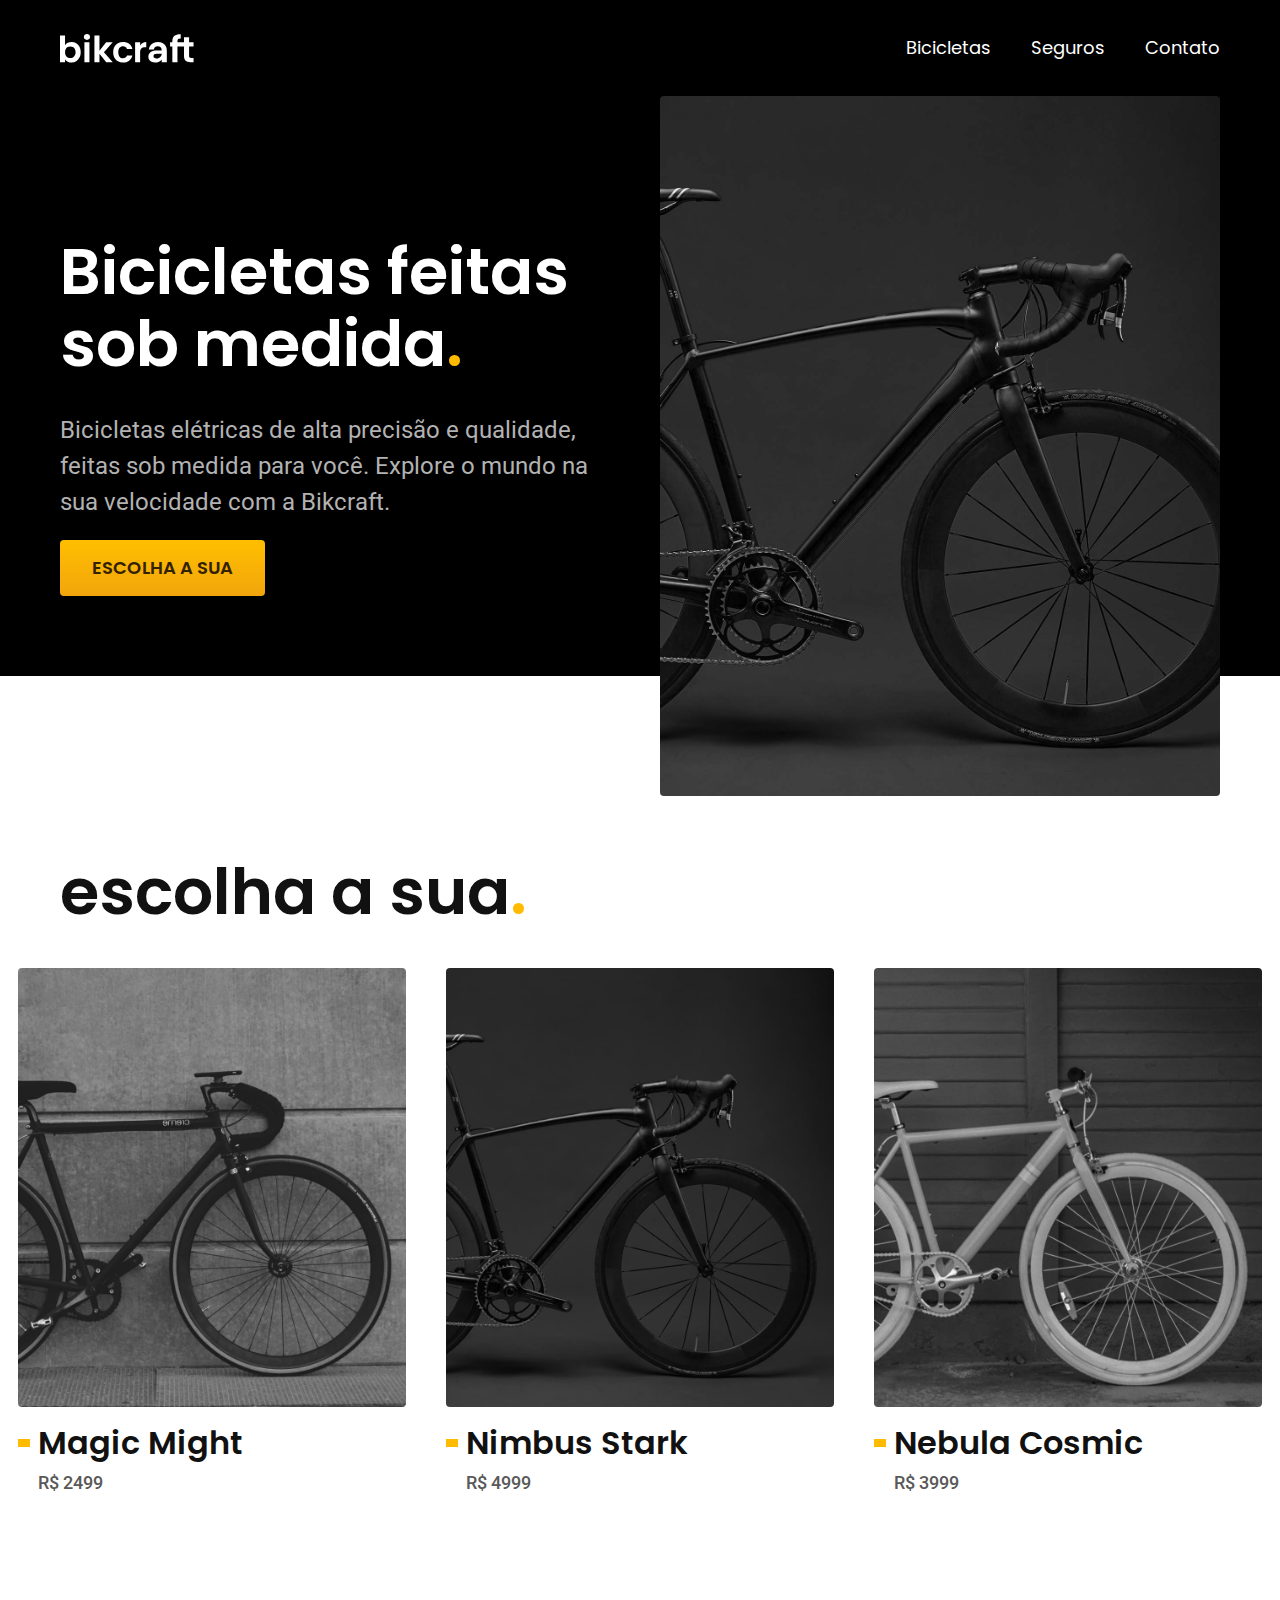
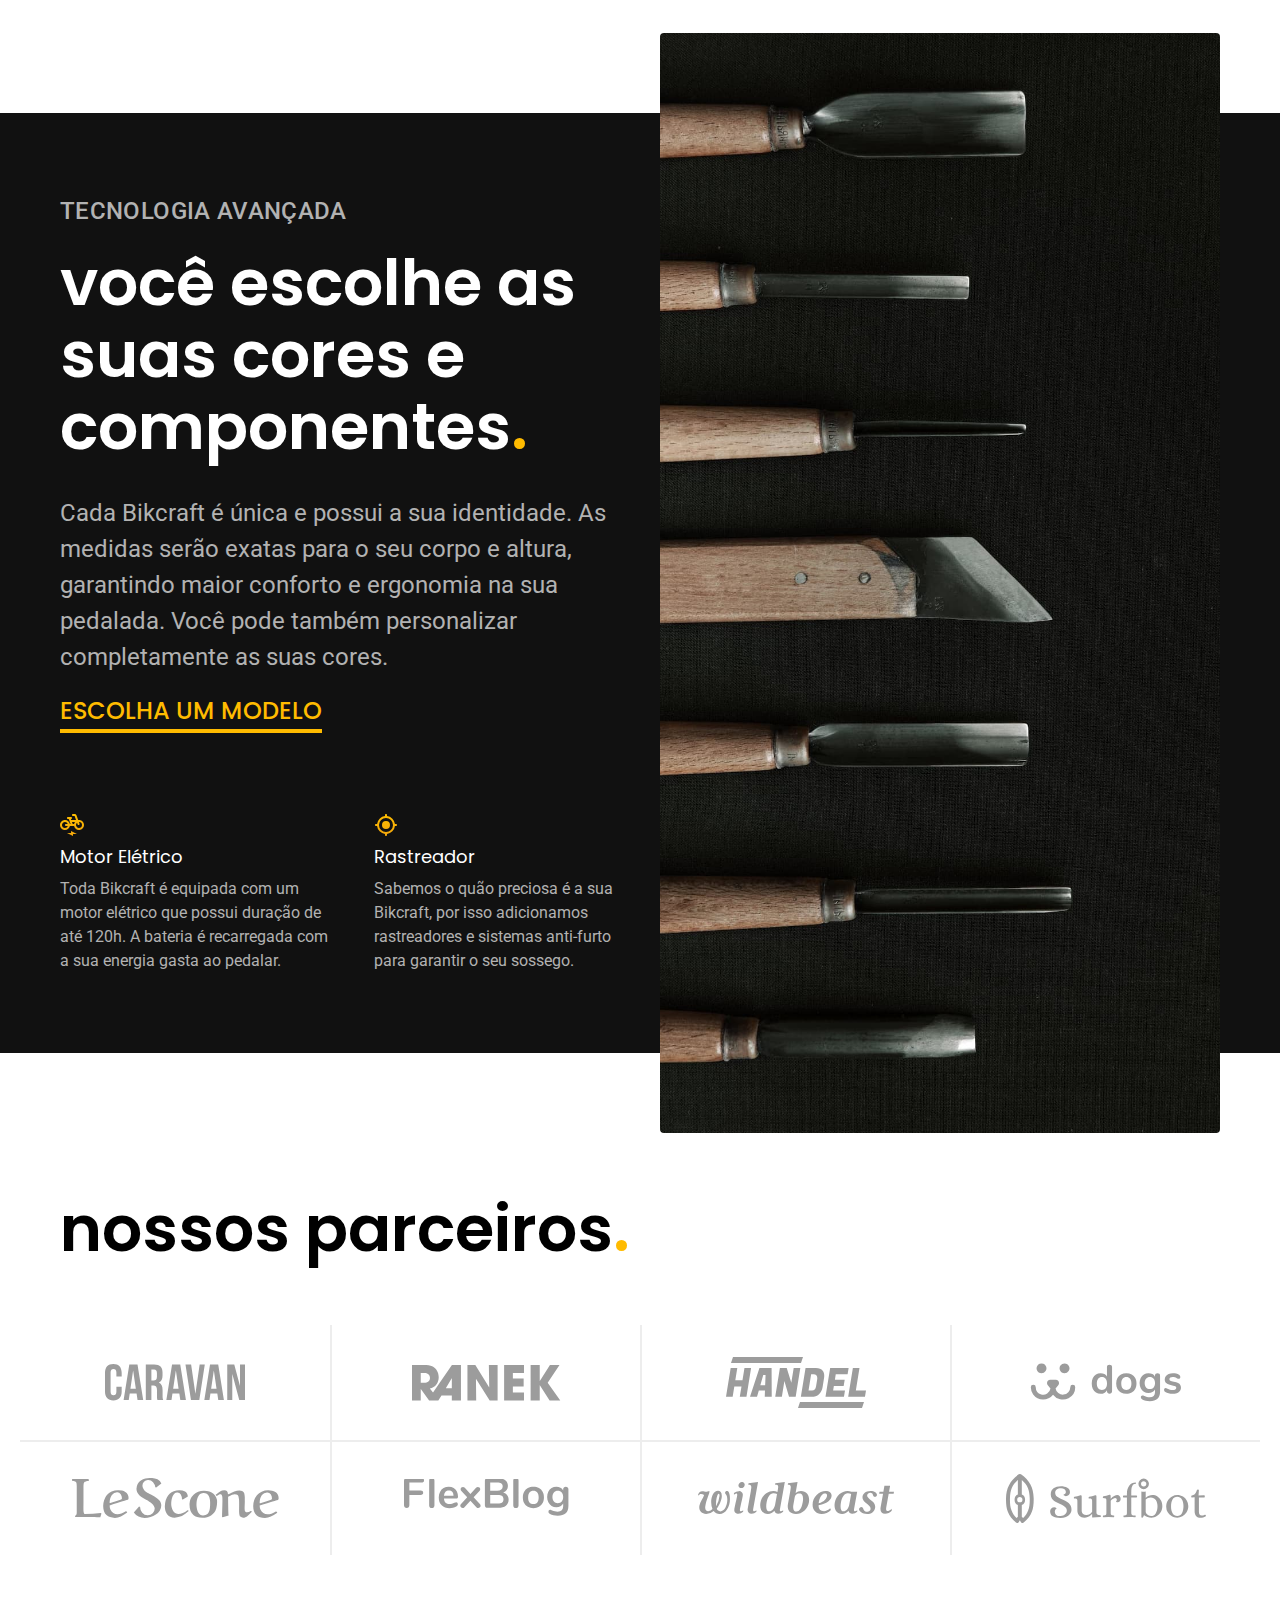
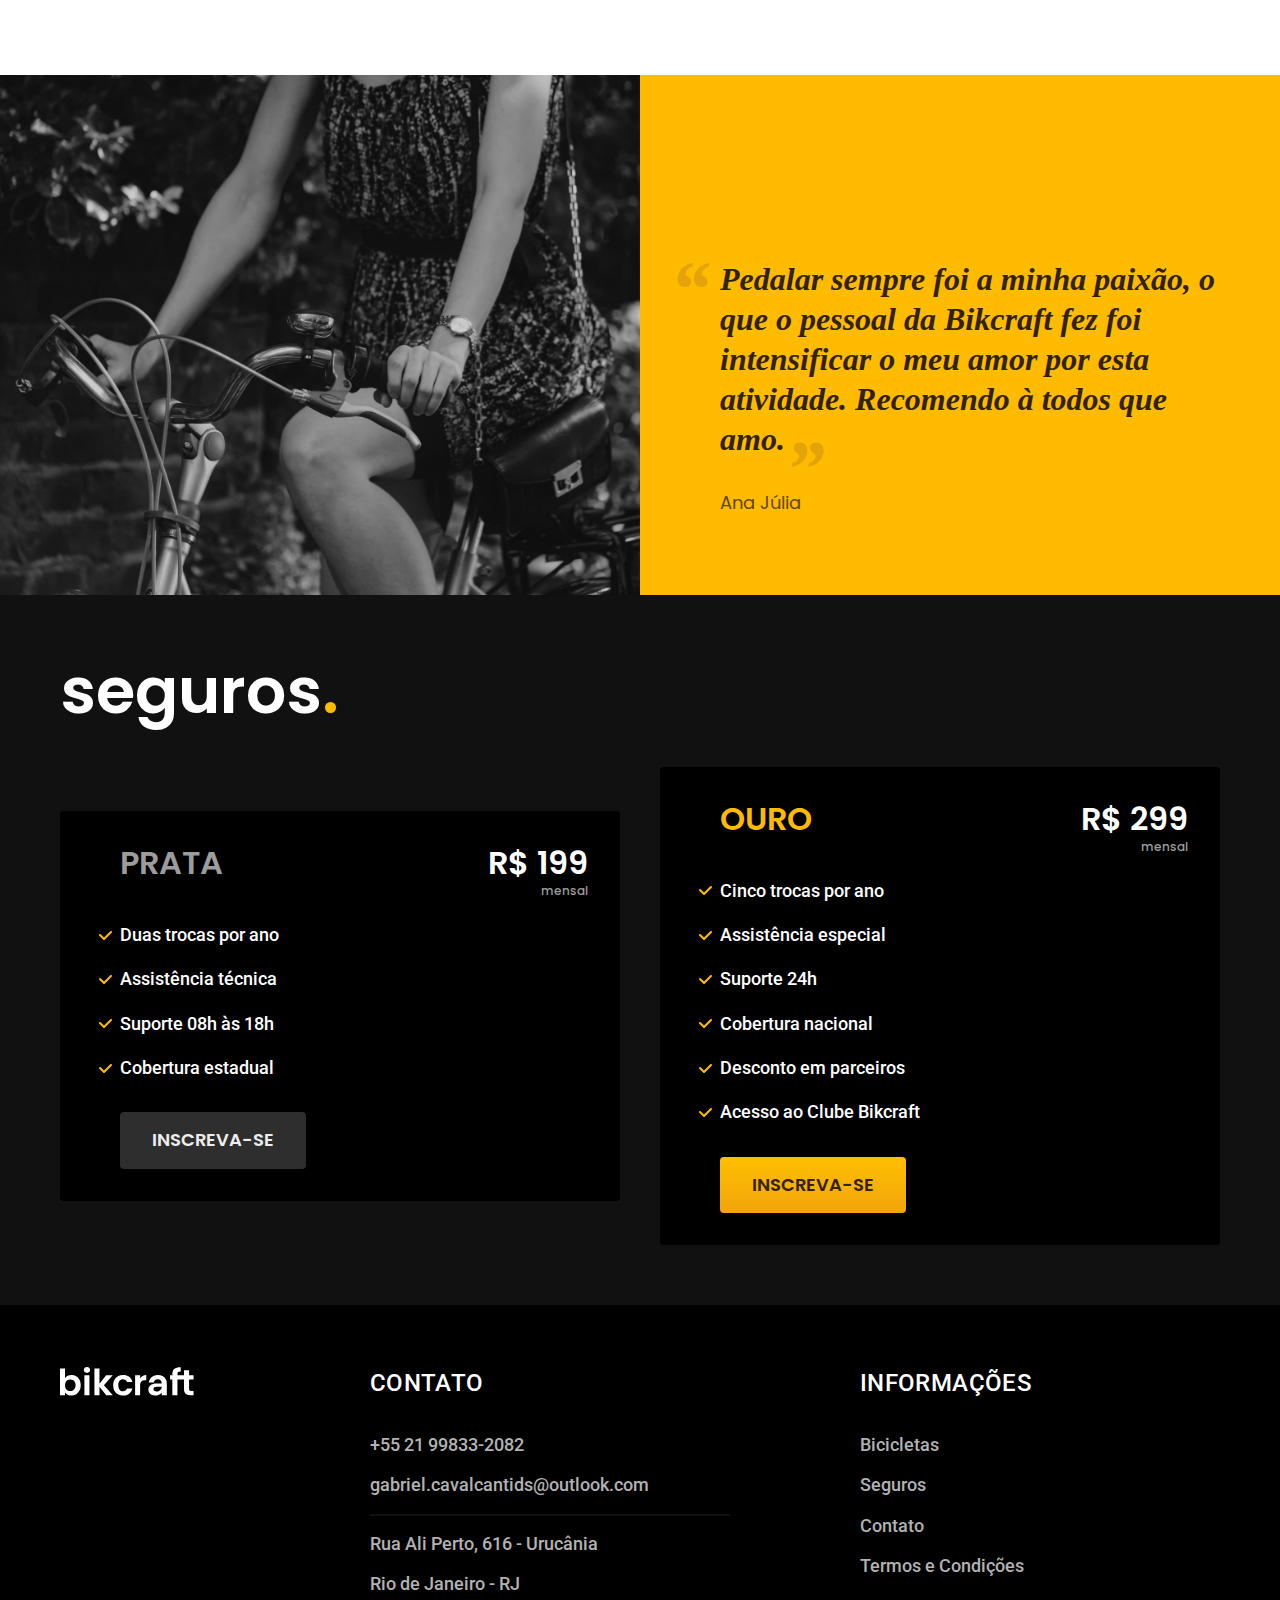
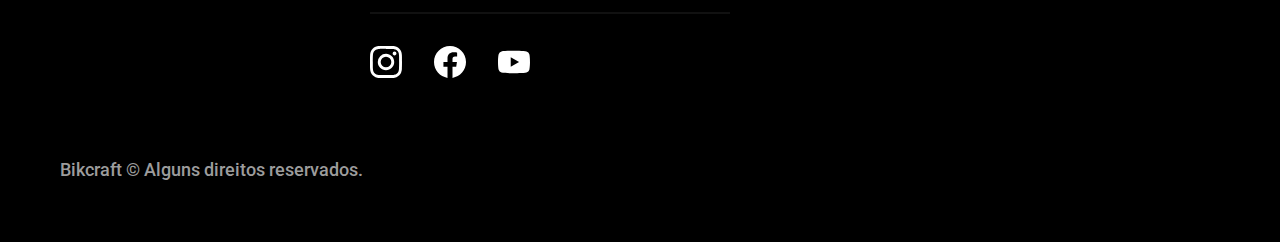
<file: index.html>
<!DOCTYPE html>
<html lang="pt-br">

<head>
  <meta charset="UTF-8">
  <meta http-equiv="X-UA-Compatible" content="IE=edge">
  <meta name="viewport" content="width=device-width, initial-scale=1.0">
  <title>Bikcraft - Bicicletas Elétricas</title>
  <meta name="description" content="Bicicletas elétricas de alta precisão e qualidade, feitas sob medida para o cliente. Explore o mundo na sua velocidade com a Bikcraft.">
  <link rel="preconnect" href="https://fonts.googleapis.com">
  <link rel="preconnect" href="https://fonts.gstatic.com" crossorigin>
  <link href="https://fonts.googleapis.com/css2?family=Merriweather:ital,wght@1,900&family=Poppins:wght@400;500;600&family=Roboto:wght@400;500&display=swap" rel="stylesheet">
  <link rel="preload" href="./css/style.css" as="style">
  <link rel="stylesheet" href="./css/style.css" as="style">
  <link rel="shortcut icon" href="./favicon.svg" type="image/x-icon">
</head>

<body>
  <header class="header-bg">
    <div class="header container">
      <a href="./">
        <img src="./img/bikcraft.svg" width="136" height="32" alt="Bikcraft">
      </a>
      <nav aria-label="primaria">
        <ul class="header-menu font-1-m-b cor-0">
          <li><a href="./bicicletas.html">Bicicletas</a></li>
          <li><a href="./seguros.html">Seguros</a></li>
          <li><a href="./contato.html">Contato</a></li>
        </ul>
      </nav>
    </div>
  </header>
  <main class="introducao-bg">
    <div class="introducao container">
      <div class="introducao-conteudo">
        <h1 class="font-1-xxl cor-0">Bicicletas feitas sob medida<span class="cor-p1">.</span></h1>
        <p class="font-2-l cor-5">Bicicletas elétricas de alta precisão e qualidade, feitas sob medida para você. Explore o mundo na sua velocidade com a Bikcraft.</p>
        <a class="botao" href="./bicicletas.html">Escolha a sua</a>
      </div>
      <picture>
        <source media="(max-width: 800px)" srcset="./img/bicicletas/nimbus.jpg">
        <img width="1280" height="1600" src="./img/fotos/introducao.jpg" alt="Bicicleta elétrica preta">
      </picture>
    </div>
  </main>
  <article class="bicicletas-lista">
    <h2 class="container font-1-xxl cor-11">escolha a sua<span class="cor-p1">.</span></h2>
    <ul>
      <li>
        <a href="./bicicletas/magic.html">
          <img src="./img/bicicletas/magic-home.jpg" alt="Bicicleta Preta" width="460" height="520">
          <h3 class="font-1-xl cor-11">Magic Might</h3>
          <span class="font-2-m cor-8">R$ 2499</span>
        </a>
      </li>
      <li>
        <a href="./bicicletas/magic.html">
          <img src="./img/bicicletas/nimbus-home.jpg" alt="Bicicleta Preta" width="460" height="520">
          <h3 class="font-1-xl cor-11">Nimbus Stark</h3>
          <span class="font-2-m cor-8">R$ 4999</span>
        </a>
      </li>
      <li>
        <a href="./bicicletas/magic.html">
          <img src="./img/bicicletas/nebula-home.jpg" alt="Bicicleta branca" width="460" height="520">
          <h3 class="font-1-xl cor-11">Nebula Cosmic</h3>
          <span class="font-2-m cor-8">R$ 3999</span>
        </a>
      </li>
    </ul>
  </article>
  <article class="tecnologia-bg">
    <div class="tecnologia container">
      <div class="tecnologia-conteudo">
        <span class="font-2-l-b cor-5">Tecnologia Avançada</span>
        <h2 class="font-1-xxl cor-0">você escolhe as suas cores e componentes<span class="cor-p1">.</span>
        </h2>
        <p class="font-2-l cor-5">Cada Bikcraft é única e possui a sua identidade. As medidas serão exatas para o seu corpo e altura, garantindo maior conforto e ergonomia na sua pedalada. Você pode também personalizar completamente as suas cores.</p>
        <a href="./bicicletas.html" class="font-1-l cor-p1">Escolha um modelo</a>
        <div class="tecnologia-vantagens">
          <div>
            <img src="./img/icones/eletrica.svg" width="24" height="24" alt="">
            <h3 class="cor-0 font-1-m">Motor Elétrico</h3>
            <p class="font-2-s cor-5">Toda Bikcraft é equipada com um motor elétrico que possui duração de até 120h. A bateria é recarregada com a sua energia gasta ao pedalar.</p>
          </div>
          <div>
            <img src="./img/icones/rastreador.svg" width="24" height="24" alt="">
            <h3 class="cor-0 font-1-m">Rastreador</h3>
            <p class="font-2-s cor-5">Sabemos o quão preciosa é a sua Bikcraft, por isso adicionamos rastreadores e sistemas anti-furto para garantir o seu sossego.</p>
          </div>
        </div>
      </div>
      <div class="tecnologia-imagem">
        <img src="./img/fotos/tecnologia.jpg" alt="">
      </div>
    </div>
  </article>
  <section class="parceiros" aria-label="Nossos Parceiros">
    <h2 class="container font-1-xxl">nossos parceiros<span class="cor-p1">.</span></h2>
    <ul>
      <li><img src="./img/parceiros/caravan.svg" width="140" height="38" alt="Caravan"></li>
      <li><img src="./img/parceiros/ranek.svg" width="149" height="36" alt="Ranek"></li>
      <li><img src="./img/parceiros/handel.svg" width="140" height="50" alt="Handel"></li>
      <li><img src="./img/parceiros/dogs.svg" width="152" height="39" alt="Dogs"></li>
      <li><img src="./img/parceiros/lescone.svg" width="208" height="41" alt="LeScone"></li>
      <li><img src="./img/parceiros/flexblog.svg" width="165" height="38" alt="FlexBlog"></li>
      <li><img src="./img/parceiros/wildbeast.svg" width="196" height="34" alt="Wildbeast"></li>
      <li><img src="./img/parceiros/surfbot.svg" width="200" height="49" alt="Surfbot"></li>
    </ul>
  </section>
  <section class="depoimento" aria-label="Depoimento">
    <div><img src="./img/fotos/depoimento.jpg" width="1560" height="1360" alt="Pessoa pedalando uma bicicleta Bikcraft"></div>
    <div class="depoimento-conteudo">
      <blockquote class="font-1-xl cor-p5">
        <p>Pedalar sempre foi a minha paixão, o que o pessoal da Bikcraft fez foi intensificar o meu amor por esta atividade. Recomendo à todos que amo.</p>
      </blockquote>
      <span class="font-1-m-b cor-p4">Ana Júlia</span>
    </div>
  </section>
  <article class="seguros-bg">
    <div class="seguros container">
      <h2 class="font-1-xxl cor-0">seguros<span class="cor-p1">.</span></h2>
      <div class="seguros-item">
        <h3 class="font-1-xl cor-6">PRATA</h3>
        <span class="font-1-xl cor-0">
          R$ 199
          <span class="font-1-xs cor-6">mensal</span>
        </span>
        <ul class="font-2-m cor-0">
          <li>Duas trocas por ano</li>
          <li>Assistência técnica</li>
          <li>Suporte 08h às 18h</li>
          <li>Cobertura estadual</li>
        </ul>
        <a class="botao secundario" href="./orcamento.html">Inscreva-se</a>
      </div>
      <div class="seguros-item">
        <h3 class="font-1-xl cor-p1">OURO</h3>
        <span class="font-1-xl cor-0">
          R$ 299
          <span class="font-1-xs cor-6">mensal</span>
        </span>
        <ul class="font-2-m cor-0">
          <li>Cinco trocas por ano</li>
          <li>Assistência especial</li>
          <li>Suporte 24h</li>
          <li>Cobertura nacional</li>
          <li>Desconto em parceiros</li>
          <li>Acesso ao Clube Bikcraft</li>
        </ul>
        <a class="botao" href="./orcamento.html">Inscreva-se</a>
      </div>
    </div>
  </article>
  <footer class="footer-bg">
    <div class="footer container">
      <img src="./img/bikcraft.svg" width="136" height="32" alt="Bikcraft">
      <div class="footer-contato">
        <h3 class="font-2-l-b cor-0">Contato</h3>
        <ul class="font-2-m cor-5">
          <li><a href="tel:+5521998332082">+55 21 99833-2082</a></li>
          <li><a href="mailto:gabriel.cavalcantids@outlook.com">gabriel.cavalcantids@outlook.com</a></li>
          <li>Rua Ali Perto, 616 - Urucânia</li>
          <li>Rio de Janeiro - RJ</li>
        </ul>
        <div class="footer-redes">
          <a href="https://www.instagram.com/eugabrielcrf/"><img src="./img/redes/instagram.svg" width="32" height="32" alt="Instagram"></a>
          <a href="./"><img src="./img/redes/facebook.svg" width="32" height="32" alt="Facebook"></a>
          <a href="./"><img src="./img/redes/youtube.svg" width="32" height="32" alt="Youtube"></a>
        </div>
      </div>
      <div class="footer-informacoes">
        <h3 class="font-2-l-b cor-0">Informações</h3>
        <nav>
          <ul class="font-2-m cor-5">
            <li><a href="./bicicletas.html">Bicicletas</a></li>
            <li><a href="./seguros.html">Seguros</a></li>
            <li><a href="./contato.html">Contato</a></li>
            <li><a href="./termos.html">Termos e Condições</a></li>
          </ul>
        </nav>
      </div>
      <p class="footer-copy font-2-m cor-6">Bikcraft © Alguns direitos reservados.</p>
    </div>
  </footer>
</body>

</html>
</file>
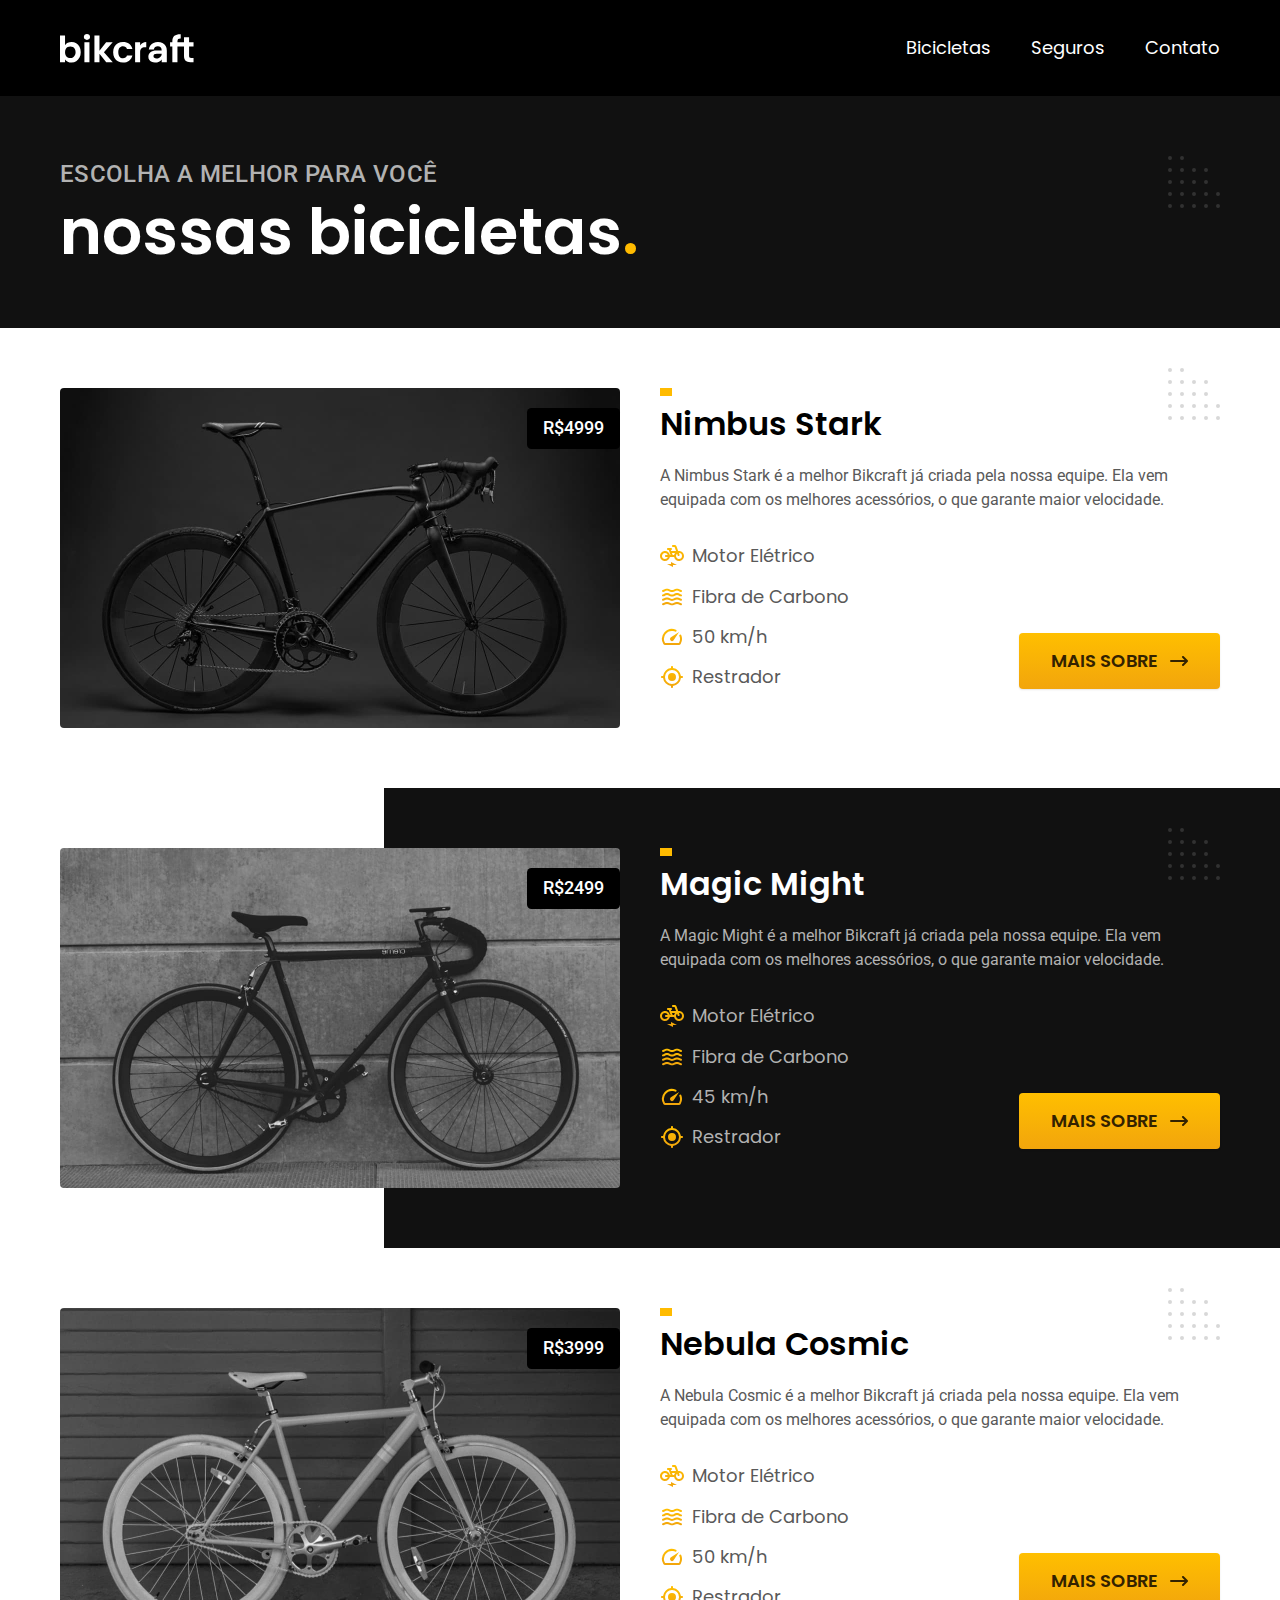
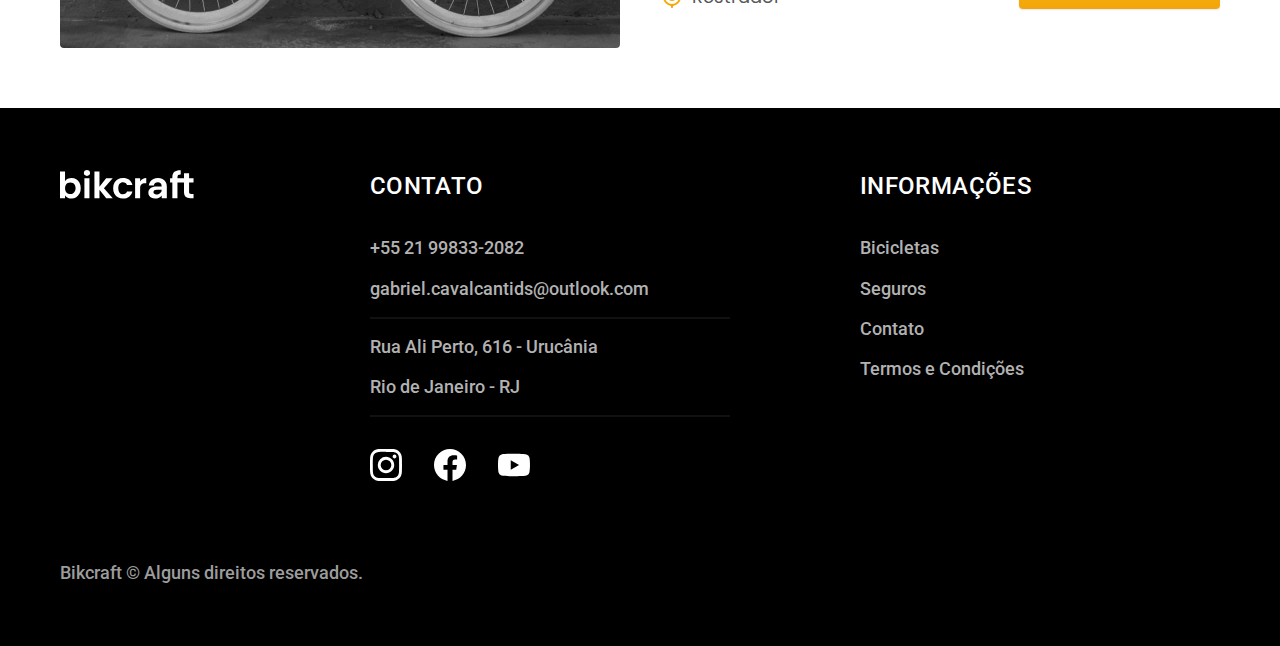
<file: bicicletas.html>
<!DOCTYPE html>
<html lang="pt-br">

<head>
  <meta charset="UTF-8">
  <meta http-equiv="X-UA-Compatible" content="IE=edge">
  <meta name="viewport" content="width=device-width, initial-scale=1.0">
  <title>Bicicletas | Bikcraft</title>
  <meta name="description" content="Termos e Condições.">
  <link rel="preconnect" href="https://fonts.googleapis.com">
  <link rel="preconnect" href="https://fonts.gstatic.com" crossorigin>
  <link href="https://fonts.googleapis.com/css2?family=Merriweather:ital,wght@1,900&family=Poppins:wght@400;500;600&family=Roboto:wght@400;500&display=swap" rel="stylesheet">
  <link rel="preload" href="./css/style.css" as="style">
  <link rel="stylesheet" href="./css/style.css">
  <link rel="shortcut icon" href="./favicon.svg" type="image/x-icon">
</head>

<body id="bicicleta">
  <header class="header-bg">
    <div class="header container">
      <a href="./">
        <img src="./img/bikcraft.svg" alt="Bikcraft">
      </a>
      <nav aria-label="primaria">
        <ul class="header-menu font-1-m-b cor-0">
          <li><a href="./bicicletas.html">Bicicletas</a></li>
          <li><a href="./seguros.html">Seguros</a></li>
          <li><a href="./contato.html">Contato</a></li>
        </ul>
      </nav>
    </div>
  </header>

  <main>
    <div class="titulo-bg">
      <div class="titulo container">
        <p class="font-2-l-b cor-5">escolha a melhor para você</p>
        <h1 class="font-1-xxl cor-0">nossas bicicletas<span class="cor-p1">.</span></h1>
      </div>
    </div>
    <div class="bicicletas container">
      <div class="bicicletas-imagem">
        <img src="./img/bicicletas/nimbus.jpg" alt="Bicicleta Preta">
        <span class="font-2-m cor-0">R$4999</span>
      </div>
      <div class="bicicletas-conteudo">
        <h2 class="font-1-xl">Nimbus Stark</h2>
        <p class="font-2-s cor-8">A Nimbus Stark é a melhor Bikcraft já criada pela nossa equipe. Ela vem equipada com os melhores acessórios, o que garante maior velocidade.</p>
        <ul class="font-1-m cor-8">
          <li><img src="./img/icones/eletrica.svg" alt> Motor Elétrico</li>
          <li><img src="./img/icones/carbono.svg" alt>Fibra de Carbono</li>
          <li><img src="./img/icones/velocidade.svg" alt>50 km/h</li>
          <li><img src="./img/icones/rastreador.svg" alt>Restrador</li>
        </ul>
        <a class="botao seta" href="./bicicletas/nimbus.html">mais sobre</a>
      </div>
    </div>
    <div class="bicicletas-bg">
      <div class="bicicletas container">
        <div class="bicicletas-imagem">
          <img src="./img/bicicletas/magic.jpg" alt="Bicicleta Preta">
          <span class="font-2-m cor-0">R$2499</span>
        </div>
        <div class="bicicletas-conteudo">
          <h2 class="font-1-xl cor-0">Magic Might</h2>
          <p class="font-2-s cor-5">A Magic Might é a melhor Bikcraft já criada pela nossa equipe. Ela vem equipada com os melhores acessórios, o que garante maior velocidade.</p>
          <ul class="font-1-m cor-5">
            <li><img src="./img/icones/eletrica.svg" alt> Motor Elétrico</li>
            <li><img src="./img/icones/carbono.svg" alt>Fibra de Carbono</li>
            <li><img src="./img/icones/velocidade.svg" alt>45 km/h</li>
            <li><img src="./img/icones/rastreador.svg" alt>Restrador</li>
          </ul>
          <a class="botao seta" href="./bicicletas/magic.html">mais sobre</a>
        </div>
      </div>
    </div>
    <div class="bicicletas container">
      <div class="bicicletas-imagem">
        <img src="./img/bicicletas/nebula.jpg" alt="Bicicleta Preta">
        <span class="font-2-m cor-0">R$3999</span>
      </div>
      <div class="bicicletas-conteudo">
        <h2 class="font-1-xl">Nebula Cosmic</h2>
        <p class="font-2-s cor-8">A Nebula Cosmic é a melhor Bikcraft já criada pela nossa equipe. Ela vem equipada com os melhores acessórios, o que garante maior velocidade.</p>
        <ul class="font-1-m cor-8">
          <li><img src="./img/icones/eletrica.svg" alt> Motor Elétrico</li>
          <li><img src="./img/icones/carbono.svg" alt>Fibra de Carbono</li>
          <li><img src="./img/icones/velocidade.svg" alt>50 km/h</li>
          <li><img src="./img/icones/rastreador.svg" alt>Restrador</li>
        </ul>
        <a class="botao seta" href="./bicicletas/nebula.html">mais sobre</a>
      </div>
    </div>
  </main>


  <footer class="footer-bg">
    <div class="footer container">
      <img src="./img/bikcraft.svg" width="136" height="32" alt="Bikcraft">
      <div class="footer-contato">
        <h3 class="font-2-l-b cor-0">Contato</h3>
        <ul class="font-2-m cor-5">
          <li><a href="tel:+5521998332082">+55 21 99833-2082</a></li>
          <li><a href="mailto:gabriel.cavalcantids@outlook.com">gabriel.cavalcantids@outlook.com</a></li>
          <li>Rua Ali Perto, 616 - Urucânia</li>
          <li>Rio de Janeiro - RJ</li>
        </ul>
        <div class="footer-redes">
          <a href="https://www.instagram.com/eugabrielcrf/"><img src="./img/redes/instagram.svg" width="32" height="32" alt="Instagram"></a>
          <a href="./"><img src="./img/redes/facebook.svg" width="32" height="32" alt="Facebook"></a>
          <a href="./"><img src="./img/redes/youtube.svg" width="32" height="32" alt="Youtube"></a>
        </div>
      </div>
      <div class="footer-informacoes">
        <h3 class="font-2-l-b cor-0">Informações</h3>
        <nav>
          <ul class="font-2-m cor-5">
            <li><a href="./bicicletas.html">Bicicletas</a></li>
            <li><a href="./seguros.html">Seguros</a></li>
            <li><a href="./contato.html">Contato</a></li>
            <li><a href="./termos.html">Termos e Condições</a></li>
          </ul>
        </nav>
      </div>
      <p class="footer-copy font-2-m cor-6">Bikcraft © Alguns direitos reservados.</p>
    </div>
  </footer>
</body>

</html>
</file>
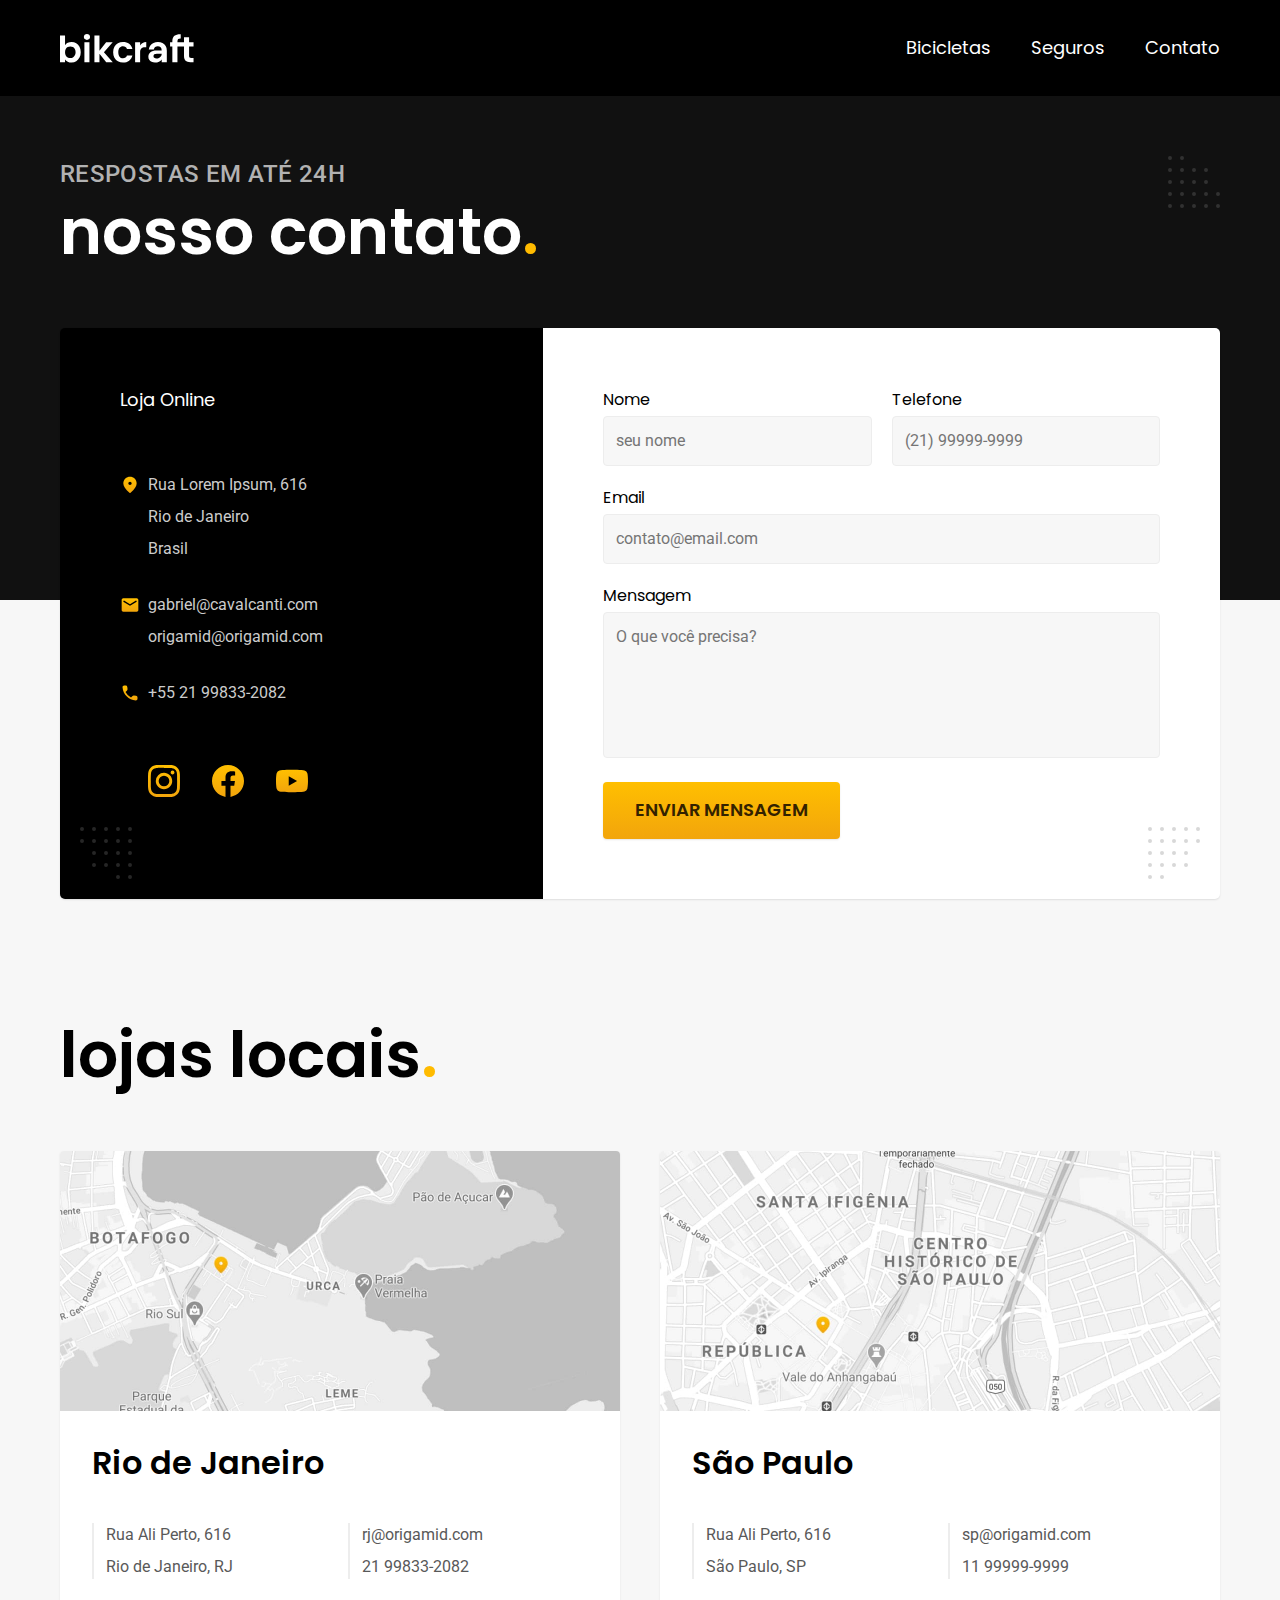
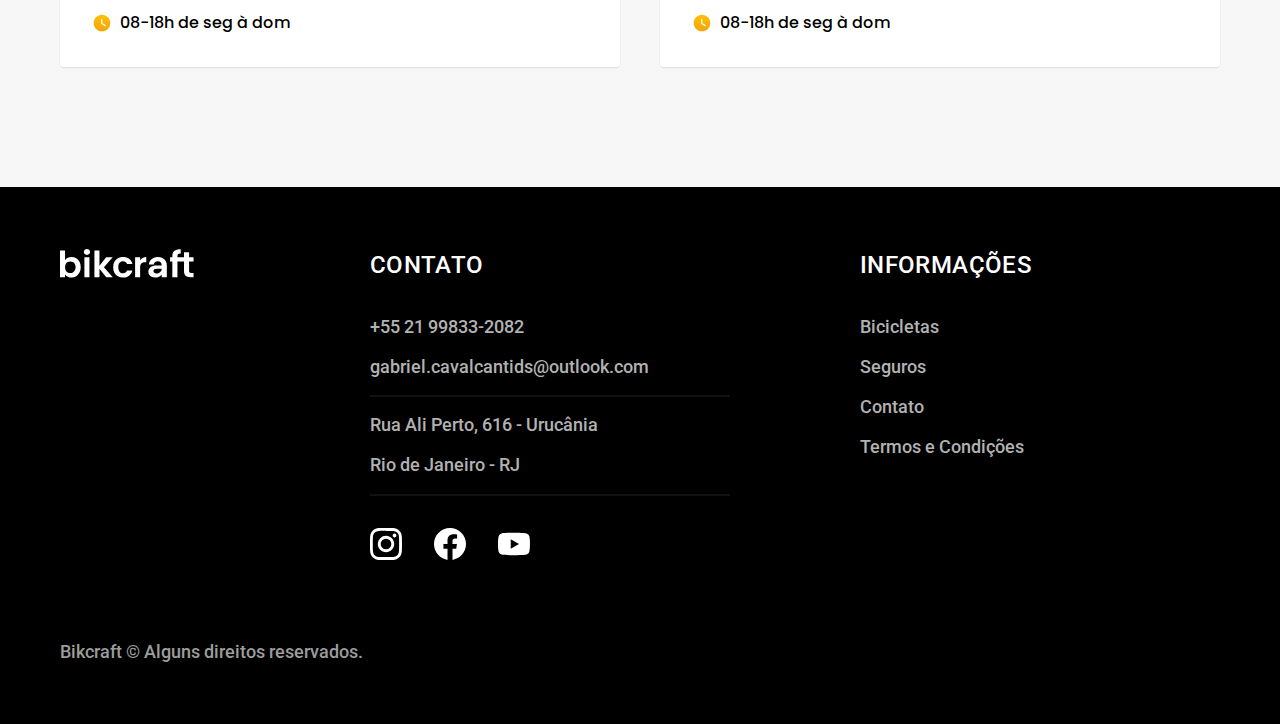
<file: contato.html>
<!DOCTYPE html>
<html lang="pt-br">

<head>
  <meta charset="UTF-8">
  <meta http-equiv="X-UA-Compatible" content="IE=edge">
  <meta name="viewport" content="width=device-width, initial-scale=1.0">
  <title>Contato | Bikcraft</title>
  <meta name="description" content="Contato.">
  <link rel="preconnect" href="https://fonts.googleapis.com">
  <link rel="preconnect" href="https://fonts.gstatic.com" crossorigin>
  <link href="https://fonts.googleapis.com/css2?family=Merriweather:ital,wght@1,900&family=Poppins:wght@400;500;600&family=Roboto:wght@400;500&display=swap" rel="stylesheet">
  <link rel="preload" href="./css/style.css" as="style">
  <link rel="stylesheet" href="./css/style.css">
  <link rel="shortcut icon" href="../bikcraft/favicon.svg" type="image/x-icon">
</head>

<body id="contato">
  <header class="header-bg">
    <div class="header container">
      <a href="./">
        <img src="./img/bikcraft.svg" alt="Bikcraft">
      </a>
      <nav aria-label="primaria">
        <ul class="header-menu font-1-m-b cor-0">
          <li><a href="./bicicletas.html">Bicicletas</a></li>
          <li><a href="./seguros.html">Seguros</a></li>
          <li><a href="./contato.html">Contato</a></li>
        </ul>
      </nav>
    </div>
  </header>

  <main>
    <div class="titulo-bg">
      <div class="titulo container">
        <p class="font-2-l-b cor-5">respostas em até 24h</p>
        <h1 class="font-1-xxl cor-0">nosso contato<span class="cor-p1">.</span></h1>
      </div>
    </div>
    <div class="contato container">
      <section class="contato-dados" aria-label="Endereço">
        <h2 class="font-1-m cor-0">Loja Online</h2>
        <div class="contato-endereco font-2-s cor-4">
          <p>Rua Lorem Ipsum, 616</p>
          <p>Rio de Janeiro</p>
          <p>Brasil</p>
        </div>
        <address class="contato-meios font-2-s cor-4">
          <a href="mailto:gabriel.cavalcantids@outlook.com">gabriel@cavalcanti.com</a>
          <a href="mailto:gabriel.cavalcantids@outlook.com">origamid@origamid.com</a>
          <a href="tel:+5521998332082">+55 21 99833-2082</a>
        </address>
        <div class="contato-redes">
          <a href="./">
            <img src="./img/redes/instagram-p.svg" alt="Instagram">
          </a>
          <a href="./">
            <img src="./img/redes/facebook-p.svg" alt="Facebook">
          </a>
          <a href="./">
            <img src="./img/redes/youtube-p.svg" alt="Youtube">
          </a>
        </div>

      </section>

      <section class="contato-formulario">
        <form class="form" action="./contato.html">
          <div>
            <label for="nome">Nome</label>
            <input type="text" id="nome" name="nome" placeholder="seu nome">
          </div>
          <div>
            <label for="telefone">Telefone</label>
            <input type="tel" id="telefone" name="telefone" placeholder="(21) 99999-9999">
          </div>
          <div class="col-2">
            <label for="email">Email</label>
            <input type="email" id="email" name="email" placeholder="contato@email.com">
          </div>
          <div class="col-2">
            <label for="email">Mensagem</label>
            <textarea rows="5" id="mensagem" name="mensagem" placeholder="O que você precisa?"></textarea>
          </div>
          <button class="botao col-2">Enviar mensagem</button>
        </form>
      </section>
    </div>
  </main>

  <article class="lojas container">
    <h2 class="font-1-xxl">lojas locais<span class="cor-p1">.</span></h2>
    <div class="lojas-item">
      <img src="./img/lojas/rj.jpg" alt="Mapa marcando o endereço em Rua Ali Perto, 616 - Rio de Janeiro - RJ">
      <div class="lojas-conteudo">
        <h3 class="font-1-xl">Rio de Janeiro</h3>
        <div class="lojas-dados font-2-s cor-8">
          <p>Rua Ali Perto, 616</p>
          <p>Rio de Janeiro, RJ</p>
        </div>
        <div class="lojas-dados font-2-s cor-8">
          <a href="mailto:rj@origamid.com">rj@origamid.com</a>
          <a href="tel:+5521998332082">21 99833-2082</a>
        </div>
        <p class="lojas-tempo font-1-s"><img src="./img/icones/horario.svg" alt> 08-18h de seg à dom</p>
      </div>
    </div>
    <div class="lojas-item">
      <img src="./img/lojas/sp.jpg" alt="Mapa marcando o endereço em Rua Ali Perto, 616 - São Paulo - SP">
      <div class="lojas-conteudo">
        <h3 class="font-1-xl">São Paulo</h3>
        <div class="lojas-dados font-2-s cor-8">
          <p>Rua Ali Perto, 616</p>
          <p>São Paulo, SP</p>
        </div>
        <div class="lojas-dados font-2-s cor-8">
          <a href="mailto:sp@origamid.com">sp@origamid.com</a>
          <a href="tel:+5511998332082">11 99999-9999</a>
        </div>
        <p class="lojas-tempo font-1-s"><img src="./img/icones/horario.svg" alt> 08-18h de seg à dom</p>
      </div>
    </div>
    </div>
  </article>

  <footer class="footer-bg">
    <div class="footer container">
      <img src="./img/bikcraft.svg" width="136" height="32" alt="Bikcraft">
      <div class="footer-contato">
        <h3 class="font-2-l-b cor-0">Contato</h3>
        <ul class="font-2-m cor-5">
          <li><a href="tel:+5521998332082">+55 21 99833-2082</a></li>
          <li><a href="mailto:gabriel.cavalcantids@outlook.com">
              gabriel.cavalcantids@outlook.com</a></li>
          <li>Rua Ali Perto, 616 - Urucânia</li>
          <li>Rio de Janeiro - RJ</li>
        </ul>
        <div class="footer-redes">
          <a href="https://www.instagram.com/eugabrielcrf/"><img src="./img/redes/instagram.svg" width="32" height="32" alt="Instagram"></a>
          <a href="./"><img src="./img/redes/facebook.svg" width="32" height="32" alt="Facebook"></a>
          <a href="./"><img src="./img/redes/youtube.svg" width="32" height="32" alt="Youtube"></a>
        </div>
      </div>
      <div class="footer-informacoes">
        <h3 class="font-2-l-b cor-0">Informações</h3>
        <nav>
          <ul class="font-2-m cor-5">
            <li><a href="./bicicletas.html">Bicicletas</a></li>
            <li><a href="./seguros.html">Seguros</a></li>
            <li><a href="./contato.html">Contato</a></li>
            <li><a href="./termos.html">Termos e Condições</a></li>
          </ul>
        </nav>
      </div>
      <p class="footer-copy font-2-m cor-6">Bikcraft © Alguns direitos reservados.</p>
    </div>
  </footer>
</body>

</html>
</file>
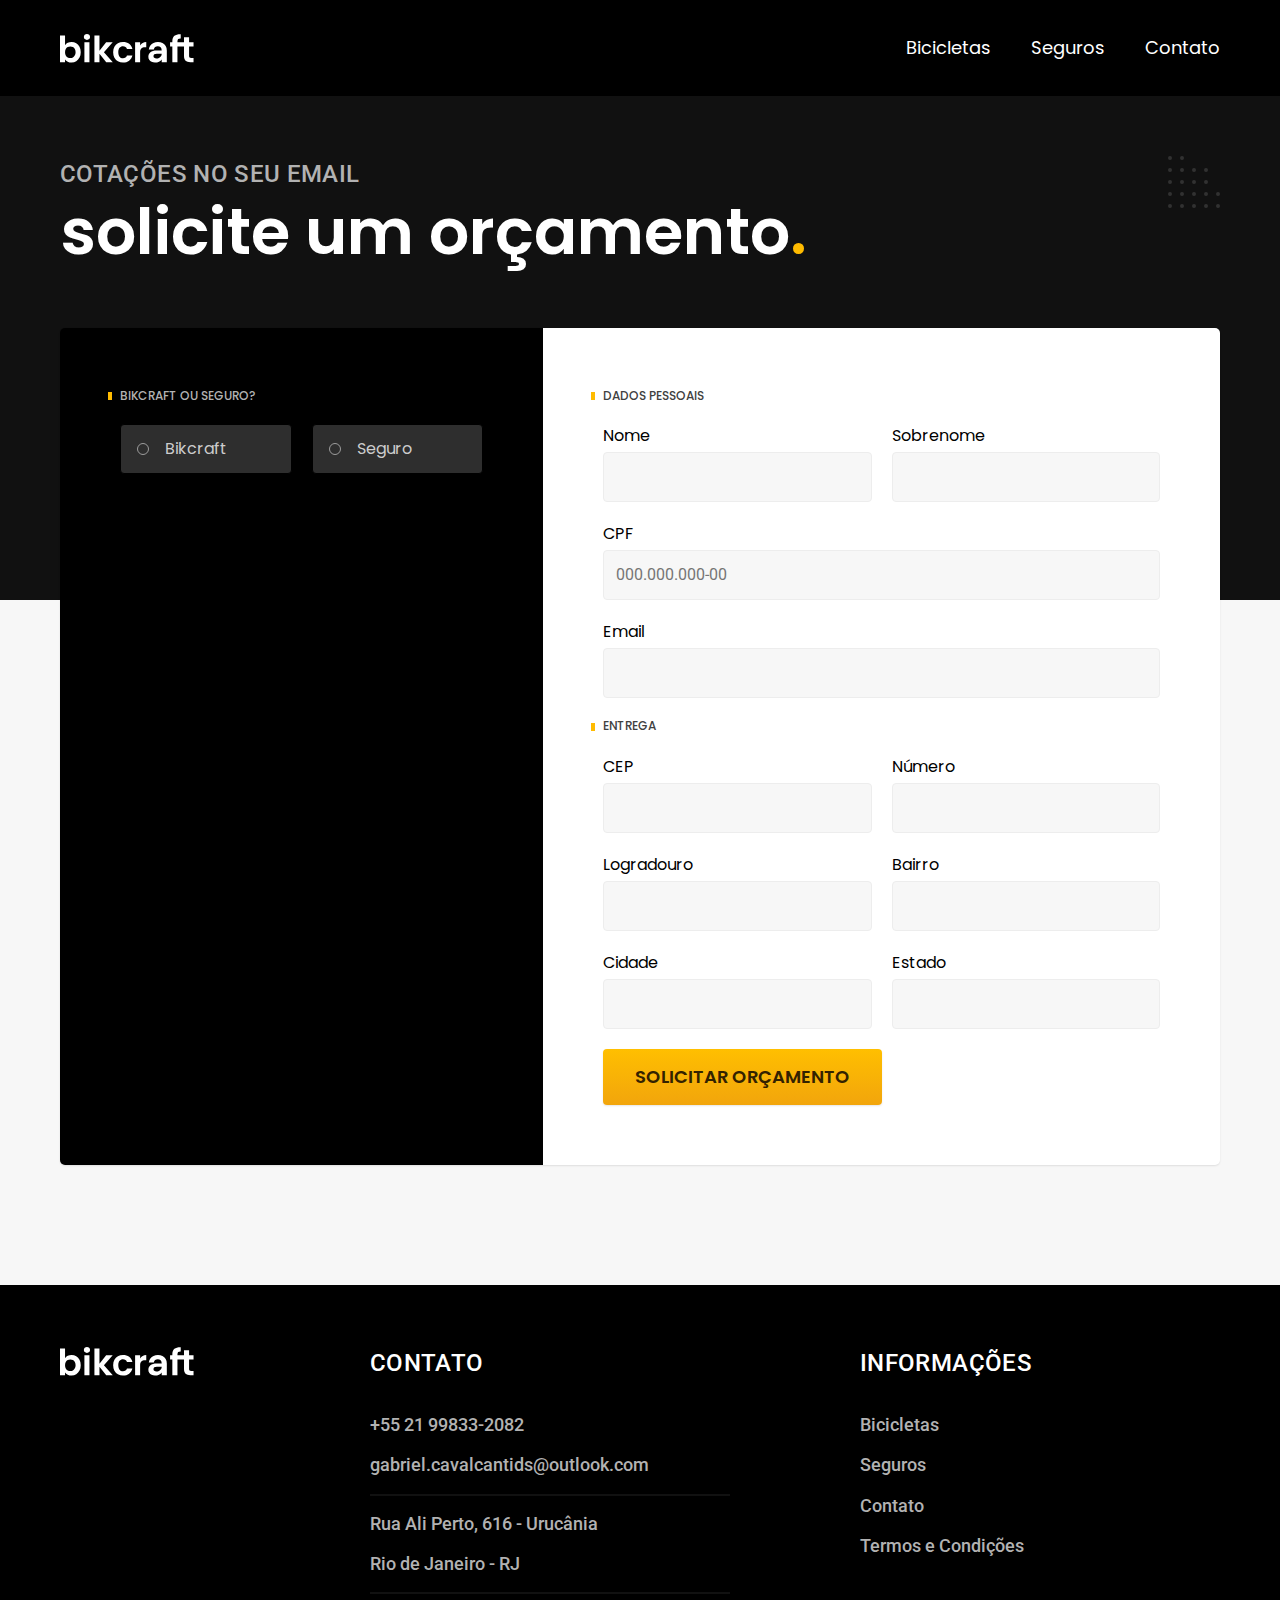
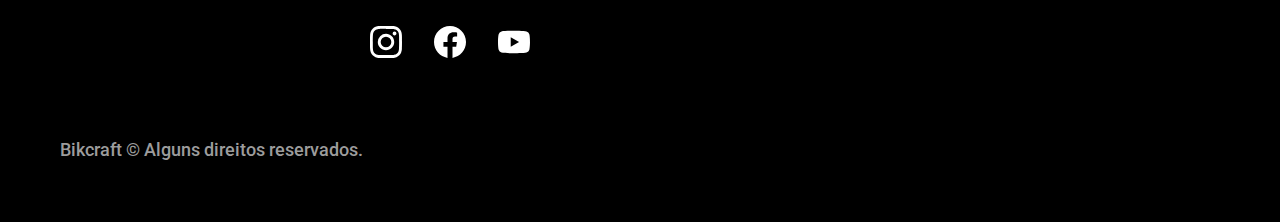
<file: orcamento.html>
<!DOCTYPE html>
<html lang="pt-br">

<head>
  <meta charset="UTF-8">
  <meta http-equiv="X-UA-Compatible" content="IE=edge">
  <meta name="viewport" content="width=device-width, initial-scale=1.0">
  <title>Orçamento | Bikcraft</title>
  <meta name="description" content="Orçamento.">
  <link rel="preconnect" href="https://fonts.googleapis.com">
  <link rel="preconnect" href="https://fonts.gstatic.com" crossorigin>
  <link href="https://fonts.googleapis.com/css2?family=Merriweather:ital,wght@1,900&family=Poppins:wght@400;500;600&family=Roboto:wght@400;500&display=swap" rel="stylesheet">
  <link rel="preload" href="./css/style.css" as="style">
  <link rel="stylesheet" href="./css/style.css">
  <link rel="shortcut icon" href="./favicon.svg" type="image/x-icon">
</head>

<body id="orcamento">
  <header class="header-bg">
    <div class="header container">
      <a href="./">
        <img src="./img/bikcraft.svg" alt="Bikcraft">
      </a>
      <nav aria-label="primaria">
        <ul class="header-menu font-1-m-b cor-0">
          <li><a href="./bicicletas.html">Bicicletas</a></li>
          <li><a href="./seguros.html">Seguros</a></li>
          <li><a href="./contato.html">Contato</a></li>
        </ul>
      </nav>
    </div>
  </header>

  <main>
    <div class="titulo-bg">
      <div class="titulo container">
        <p class="font-2-l-b cor-5">cotações no seu email</p>
        <h1 class="font-1-xxl cor-0">solicite um orçamento<span class="cor-p1">.</span></h1>
      </div>
    </div>

    <form class="orcamento container" action="./orcamento.html">
      <div class="orcamento-produto">
        <h2 class="font-1-xs cor-5">Bikcraft ou Seguro?</h2>

        <input type="radio" name="tipo" value="bikcraft" id="bikcraft">
        <label for="bikcraft">Bikcraft</label>

        <input type="radio" name="tipo" value="seguro" id="seguro">
        <label for="seguro">Seguro</label>

        <div class="orcamento-conteudo" id="orcamento-bikcraft">
          <h2 class="font-1-xs cor-4">Escolha a sua</h2>

          <input type="radio" name="produto" value="nimbus" id="nimbus">
          <label for="nimbus">Nimbus Stark <span>R$ 4999</span></label>
          <div class="orcamento-detalhes">
            <ul class="font-1-xs cor-8">
              <li><img src="./img/icones/eletrica.svg" alt>Motor Elétrico</li>
              <li><img src="./img/icones/carbono.svg" alt>Fibra de Carbono</li>
              <li><img src="./img/icones/velocidade.svg" alt>50 km/h</li>
              <li><img src="./img/icones/rastreador.svg" alt>Rastreador</li>
            </ul>
            <img src="./img/bicicletas/nimbus.jpg" alt="Bicicleta Preta">
          </div>

          <input type="radio" name="produto" value="magic" id="magic">
          <label for="magic">Magic Might <span>R$ 2499</span></label>
          <div class="orcamento-detalhes">
            <ul class="font-1-xs cor-8">
              <li><img src="./img/icones/eletrica.svg" alt>Motor Elétrico</li>
              <li><img src="./img/icones/carbono.svg" alt>Fibra de Carbono</li>
              <li><img src="./img/icones/velocidade.svg" alt>40 km/h</li>
              <li><img src="./img/icones/rastreador.svg" alt>Rastreador</li>
            </ul>
            <img src="./img/bicicletas/magic.jpg" alt="Bicicleta Preta">
          </div>

          <input type="radio" name="produto" value="nebula" id="nebula">
          <label for="nebula">Nebula Cosmic <span>R$ 3999</span></label>
          <div class="orcamento-detalhes">
            <ul class="font-1-xs cor-8">
              <li><img src="./img/icones/eletrica.svg" alt>Motor Elétrico</li>
              <li><img src="./img/icones/carbono.svg" alt>Fibra de Carbono</li>
              <li><img src="./img/icones/velocidade.svg" alt>45 km/h</li>
              <li><img src="./img/icones/rastreador.svg" alt>Rastreador</li>
            </ul>
            <img src="./img/bicicletas/nebula.jpg" alt="Bicicleta Branca">
          </div>
        </div>

        <div class="orcamento-conteudo" id="orcamento-seguro">
          <h2 class="font-1-xs cor-5">Escolha o plano</h2>

          <input type="radio" name="produto" value="prata" id="prata">
          <label for="prata">Prata <span>R$ 199</span></label>

          <input type="radio" name="produto" value="ouro" id="ouro">
          <label for="ouro">Ouro <span>R$ 299</span></label>
        </div>
      </div>
      <div class="orcamento-dados form">
        <h2 class="font-1-xs cor-9 col-2">Dados pessoais</h2>
        <div>
          <label for="nome">Nome</label>
          <input type="text" id="nome" name="nome">
        </div>
        <div>
          <label for="sobrenome">Sobrenome</label>
          <input type="text" id="sobrenome" name="sobrenome">
        </div>
        <div class="col-2">
          <label for="cpf">CPF</label>
          <input type="text" id="cpf" name="cpf" placeholder="000.000.000-00">
        </div>
        <div class="col-2">
          <label for="email">Email</label>
          <input type="email" id="email" name="email">
        </div>
        <h2 class="font-1-xs cor-9 col-2">Entrega</h2>
        <div>
          <label for="cep">CEP</label>
          <input type="text" id="cep" name="cep">
        </div>
        <div>
          <label for="numero">Número</label>
          <input type="text" id="numero" name="numero">
        </div>
        <div>
          <label for="logradouro">Logradouro</label>
          <input type="text" id="logradouro" name="logradouro">
        </div>
        <div>
          <label for="bairro">Bairro</label>
          <input type="text" id="bairro" name="bairro">
        </div>
        <div>
          <label for="Cidade">Cidade</label>
          <input type="text" id="Cidade" name="Cidade">
        </div>
        <div>
          <label for="Estado">Estado</label>
          <input type="text" id="Estado" name="Estado">
        </div>
        <button class="botao col-2">Solicitar Orçamento</button>
      </div>
    </form>

  </main>


  <footer class="footer-bg">
    <div class="footer container">
      <img src="./img/bikcraft.svg" width="136" height="32" alt="Bikcraft">
      <div class="footer-contato">
        <h3 class="font-2-l-b cor-0">Contato</h3>
        <ul class="font-2-m cor-5">
          <li><a href="tel:+5521998332082">+55 21 99833-2082</a></li>
          <li><a href="mailto:gabriel.cavalcantids@outlook.com">gabriel.cavalcantids@outlook.com</a></li>
          <li>Rua Ali Perto, 616 - Urucânia</li>
          <li>Rio de Janeiro - RJ</li>
        </ul>
        <div class="footer-redes">
          <a href="https://www.instagram.com/eugabrielcrf/"><img src="./img/redes/instagram.svg" width="32" height="32" alt="Instagram"></a>
          <a href="./"><img src="./img/redes/facebook.svg" width="32" height="32" alt="Facebook"></a>
          <a href="./"><img src="./img/redes/youtube.svg" width="32" height="32" alt="Youtube"></a>
        </div>
      </div>
      <div class="footer-informacoes">
        <h3 class="font-2-l-b cor-0">Informações</h3>
        <nav>
          <ul class="font-2-m cor-5">
            <li><a href="./bicicletas.html">Bicicletas</a></li>
            <li><a href="./seguros.html">Seguros</a></li>
            <li><a href="./contato.html">Contato</a></li>
            <li><a href="./termos.html">Termos e Condições</a></li>
          </ul>
        </nav>
      </div>
      <p class="footer-copy font-2-m cor-6">Bikcraft © Alguns direitos reservados.</p>
    </div>
  </footer>
</body>

</html>
</file>
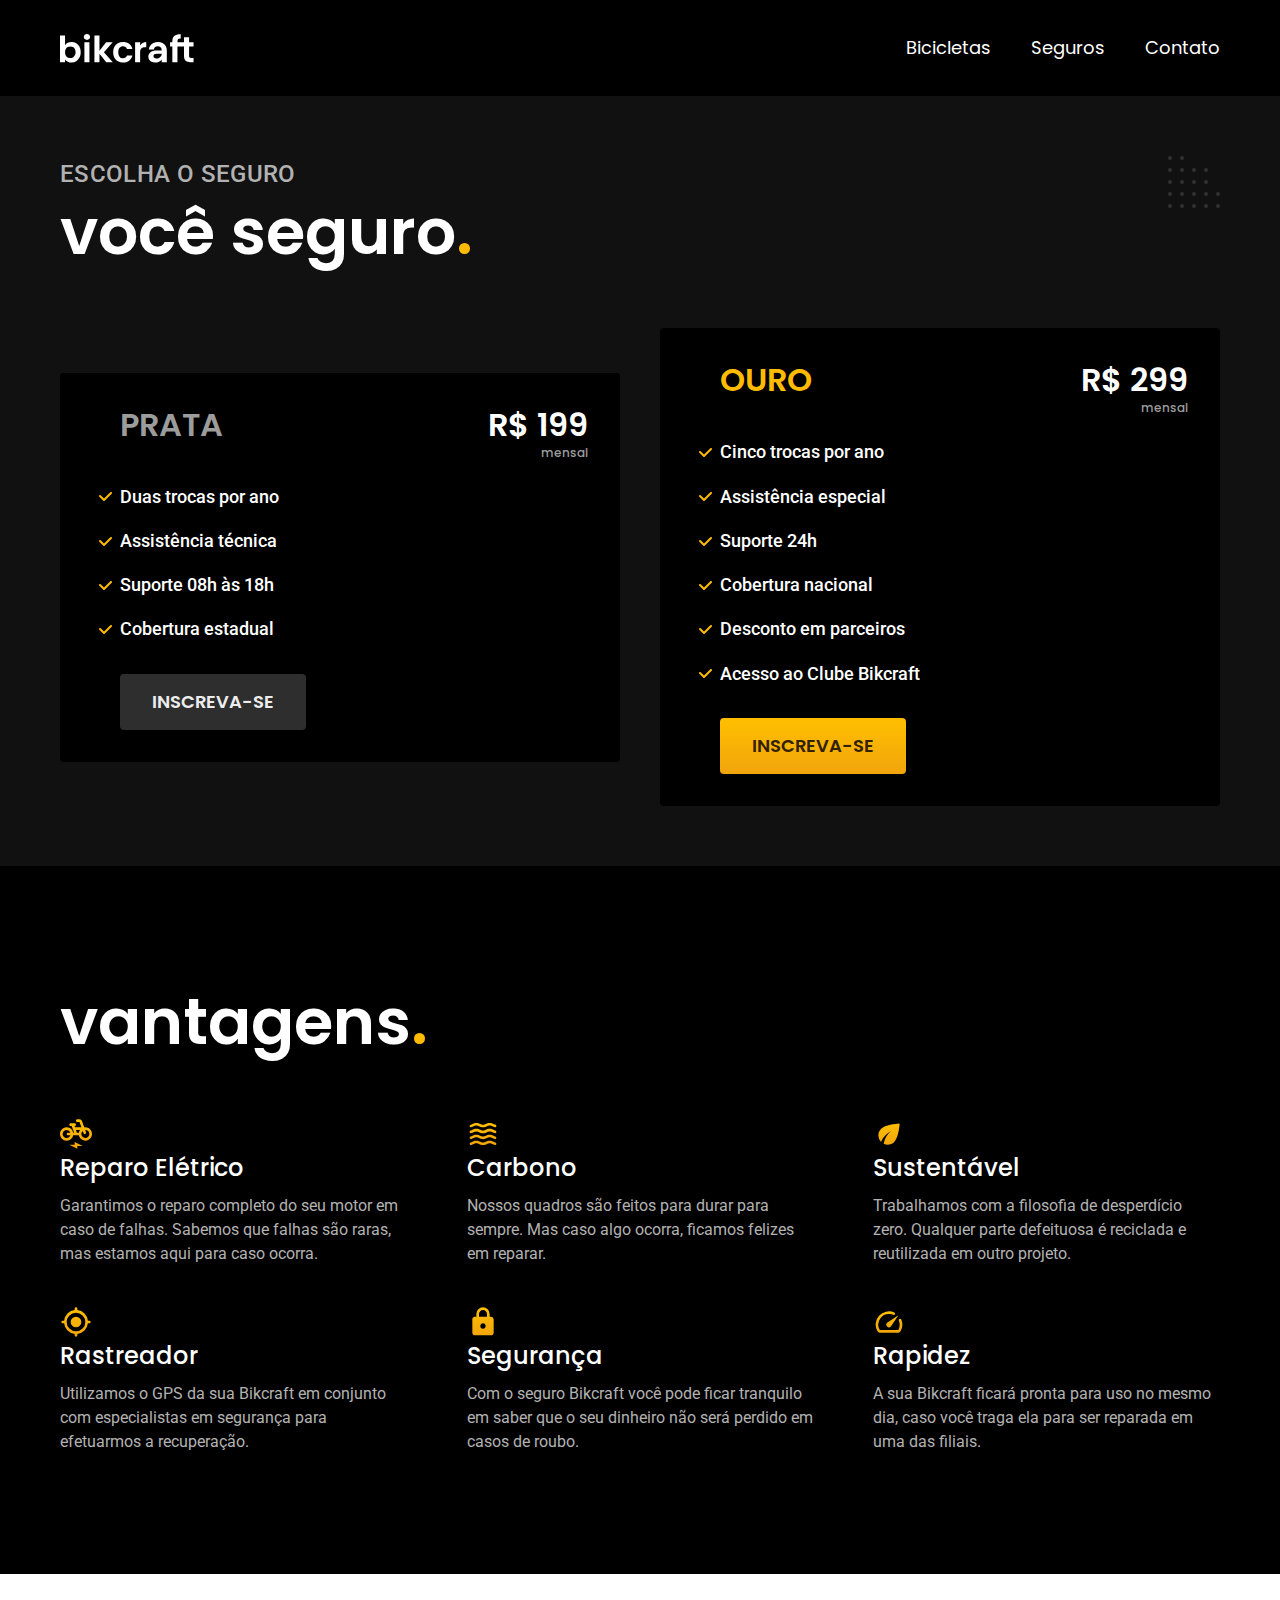
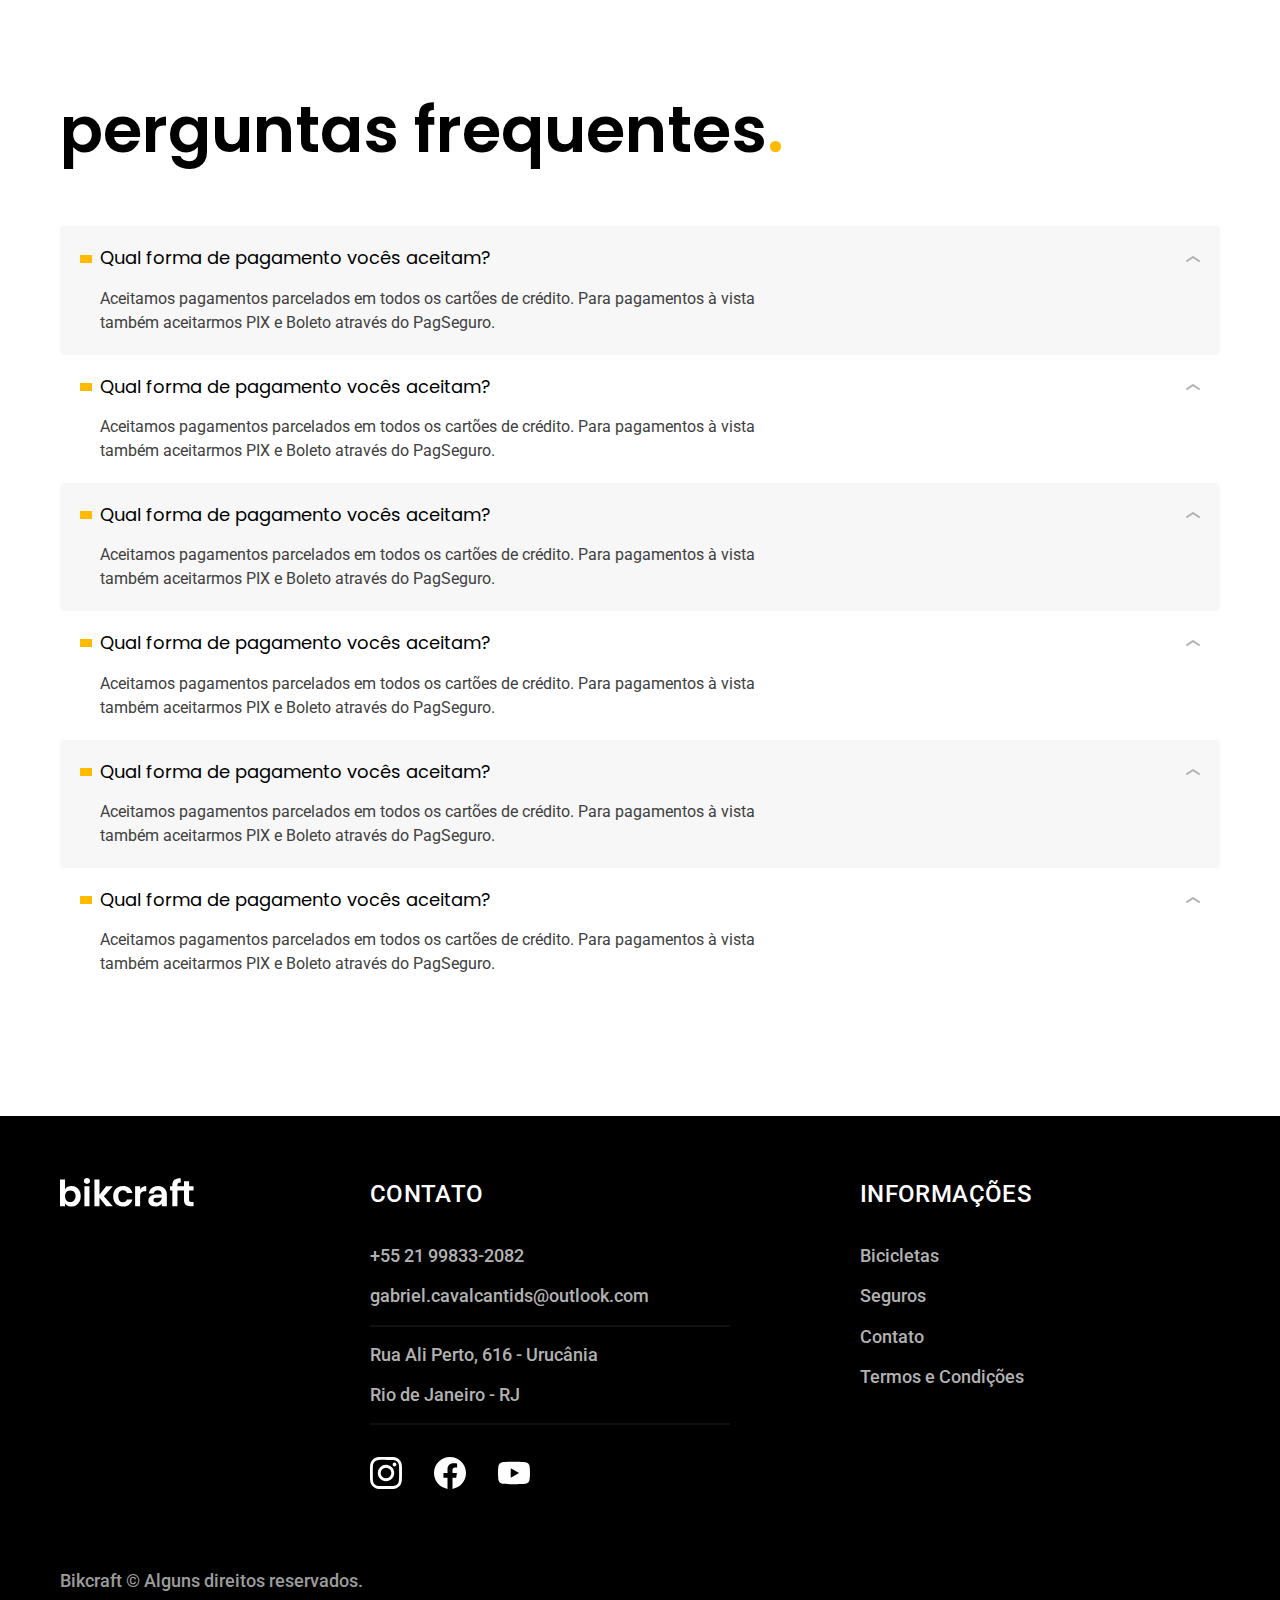
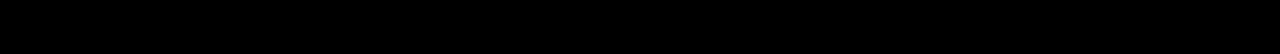
<file: seguros.html>
<!DOCTYPE html>
<html lang="pt-br">

<head>
  <meta charset="UTF-8">
  <meta http-equiv="X-UA-Compatible" content="IE=edge">
  <meta name="viewport" content="width=device-width, initial-scale=1.0">
  <title>Seguros | Bikcraft</title>
  <meta name="description" content="Termos e Condições.">
  <link rel="preconnect" href="https://fonts.googleapis.com">
  <link rel="preconnect" href="https://fonts.gstatic.com" crossorigin>
  <link href="https://fonts.googleapis.com/css2?family=Merriweather:ital,wght@1,900&family=Poppins:wght@400;500;600&family=Roboto:wght@400;500&display=swap" rel="stylesheet">
  <link rel="preload" href="./css/style.css" as="style">
  <link rel="stylesheet" href="./css/style.css">
  <link rel="shortcut icon" href="./favicon.svg" type="image/x-icon">
</head>

<body id="seguros">
  <header class="header-bg">
    <div class="header container">
      <a href="./">
        <img src="./img/bikcraft.svg" alt="Bikcraft">
      </a>
      <nav aria-label="primaria">
        <ul class="header-menu font-1-m-b cor-0">
          <li><a href="./bicicletas.html">Bicicletas</a></li>
          <li><a href="./seguros.html">Seguros</a></li>
          <li><a href="./contato.html">Contato</a></li>
        </ul>
      </nav>
    </div>
  </header>

  <main class="seguros-bg">
    <div class="titulo-bg">
      <div class="titulo container">
        <p class="font-2-l-b cor-5">escolha o seguro</p>
        <h1 class="font-1-xxl cor-0">você seguro<span class="cor-p1">.</span></h1>
      </div>
    </div>
    <div class="seguros container">
      <div class="seguros-item">
        <h3 class="font-1-xl cor-6">PRATA</h3>
        <span class="font-1-xl cor-0">
          R$ 199
          <span class="font-1-xs cor-6">mensal</span>
        </span>
        <ul class="font-2-m cor-0">
          <li>Duas trocas por ano</li>
          <li>Assistência técnica</li>
          <li>Suporte 08h às 18h</li>
          <li>Cobertura estadual</li>
        </ul>
        <a class="botao secundario" href="./orcamento.html">Inscreva-se</a>
      </div>
      <div class="seguros-item">
        <h3 class="font-1-xl cor-p1">OURO</h3>
        <span class="font-1-xl cor-0">
          R$ 299
          <span class="font-1-xs cor-6">mensal</span>
        </span>
        <ul class="font-2-m cor-0">
          <li>Cinco trocas por ano</li>
          <li>Assistência especial</li>
          <li>Suporte 24h</li>
          <li>Cobertura nacional</li>
          <li>Desconto em parceiros</li>
          <li>Acesso ao Clube Bikcraft</li>
        </ul>
        <a class="botao" href="./orcamento.html">Inscreva-se</a>
      </div>
    </div>
  </main>

  <article class="vantagens-bg">
    <div class="vantagens container">
      <h2 class="font-1-xxl cor-0">vantagens<span class="cor-p1">.</span></h2>
      <ul>
        <li>
          <img src="./img/icones/eletrica.svg" alt>
          <h3 class="font-1-l cor-0">Reparo Elétrico</h3>
          <p class="font-2-s cor-5">Garantimos o reparo completo do seu motor em caso de falhas. Sabemos que falhas são raras, mas estamos aqui para caso ocorra.</p>
        </li>
        <li>
          <img src="./img/icones/carbono.svg" alt>
          <h3 class="font-1-l cor-0">Carbono</h3>
          <p class="font-2-s cor-5">Nossos quadros são feitos para durar para sempre. Mas caso algo ocorra, ficamos felizes em reparar.</p>
        </li>
        <li>
          <img src="./img/icones/sustentavel.svg" alt>
          <h3 class="font-1-l cor-0">Sustentável</h3>
          <p class="font-2-s cor-5">Trabalhamos com a filosofia de desperdício zero. Qualquer parte defeituosa é reciclada e reutilizada em outro projeto.</p>
        </li>
        <li>
          <img src="./img/icones/rastreador.svg" alt>
          <h3 class="font-1-l cor-0">Rastreador</h3>
          <p class="font-2-s cor-5">Utilizamos o GPS da sua Bikcraft em conjunto com especialistas em segurança para efetuarmos a recuperação.</p>
        </li>
        <li>
          <img src="./img/icones/seguro.svg" alt>
          <h3 class="font-1-l cor-0">Segurança</h3>
          <p class="font-2-s cor-5">Com o seguro Bikcraft você pode ficar tranquilo em saber que o seu dinheiro não será perdido em casos de roubo.</p>
        </li>
        <li>
          <img src="./img/icones/velocidade.svg" alt>
          <h3 class="font-1-l cor-0">Rapidez</h3>
          <p class="font-2-s cor-5">A sua Bikcraft ficará pronta para uso no mesmo dia, caso você traga ela para ser reparada em uma das filiais.</p>
        </li>
      </ul>
    </div>
  </article>

  <article class="perguntas container">
    <h2 class="font-1-xxl">perguntas frequentes<span class="cor-p1">.</span></h2>
    <dl>
      <div>
        <dt class="font-1-m-b">Qual forma de pagamento vocês aceitam?</dt>
        <dd class="font-2-s cor-9">Aceitamos pagamentos parcelados em todos os cartões de crédito. Para pagamentos à vista também aceitarmos PIX e Boleto através do PagSeguro.</dd>
      </div>
      <div>
        <dt class="font-1-m-b">Qual forma de pagamento vocês aceitam?</dt>
        <dd class="font-2-s cor-9">Aceitamos pagamentos parcelados em todos os cartões de crédito. Para pagamentos à vista também aceitarmos PIX e Boleto através do PagSeguro.</dd>
      </div>
      <div>
        <dt class="font-1-m-b">Qual forma de pagamento vocês aceitam?</dt>
        <dd class="font-2-s cor-9">Aceitamos pagamentos parcelados em todos os cartões de crédito. Para pagamentos à vista também aceitarmos PIX e Boleto através do PagSeguro.</dd>
      </div>
      <div>
        <dt class="font-1-m-b">Qual forma de pagamento vocês aceitam?</dt>
        <dd class="font-2-s cor-9">Aceitamos pagamentos parcelados em todos os cartões de crédito. Para pagamentos à vista também aceitarmos PIX e Boleto através do PagSeguro.</dd>
      </div>
      <div>
        <dt class="font-1-m-b">Qual forma de pagamento vocês aceitam?</dt>
        <dd class="font-2-s cor-9">Aceitamos pagamentos parcelados em todos os cartões de crédito. Para pagamentos à vista também aceitarmos PIX e Boleto através do PagSeguro.</dd>
      </div>
      <div>
        <dt class="font-1-m-b">Qual forma de pagamento vocês aceitam?</dt>
        <dd class="font-2-s cor-9">Aceitamos pagamentos parcelados em todos os cartões de crédito. Para pagamentos à vista também aceitarmos PIX e Boleto através do PagSeguro.</dd>
      </div>
    </dl>
  </article>

  <footer class="footer-bg">
    <div class="footer container">
      <img src="./img/bikcraft.svg" width="136" height="32" alt="Bikcraft">
      <div class="footer-contato">
        <h3 class="font-2-l-b cor-0">Contato</h3>
        <ul class="font-2-m cor-5">
          <li><a href="tel:+5521998332082">+55 21 99833-2082</a></li>
          <li><a href="mailto:gabriel.cavalcantids@outlook.com">gabriel.cavalcantids@outlook.com</a></li>
          <li>Rua Ali Perto, 616 - Urucânia</li>
          <li>Rio de Janeiro - RJ</li>
        </ul>
        <div class="footer-redes">
          <a href="https://www.instagram.com/eugabrielcrf/"><img src="./img/redes/instagram.svg" width="32" height="32" alt="Instagram"></a>
          <a href="./"><img src="./img/redes/facebook.svg" width="32" height="32" alt="Facebook"></a>
          <a href="./"><img src="./img/redes/youtube.svg" width="32" height="32" alt="Youtube"></a>
        </div>
      </div>
      <div class="footer-informacoes">
        <h3 class="font-2-l-b cor-0">Informações</h3>
        <nav>
          <ul class="font-2-m cor-5">
            <li><a href="./bicicletas.html">Bicicletas</a></li>
            <li><a href="./seguros.html">Seguros</a></li>
            <li><a href="./contato.html">Contato</a></li>
            <li><a href="./termos.html">Termos e Condições</a></li>
          </ul>
        </nav>
      </div>
      <p class="footer-copy font-2-m cor-6">Bikcraft © Alguns direitos reservados.</p>
    </div>
  </footer>
</body>

</html>
</file>
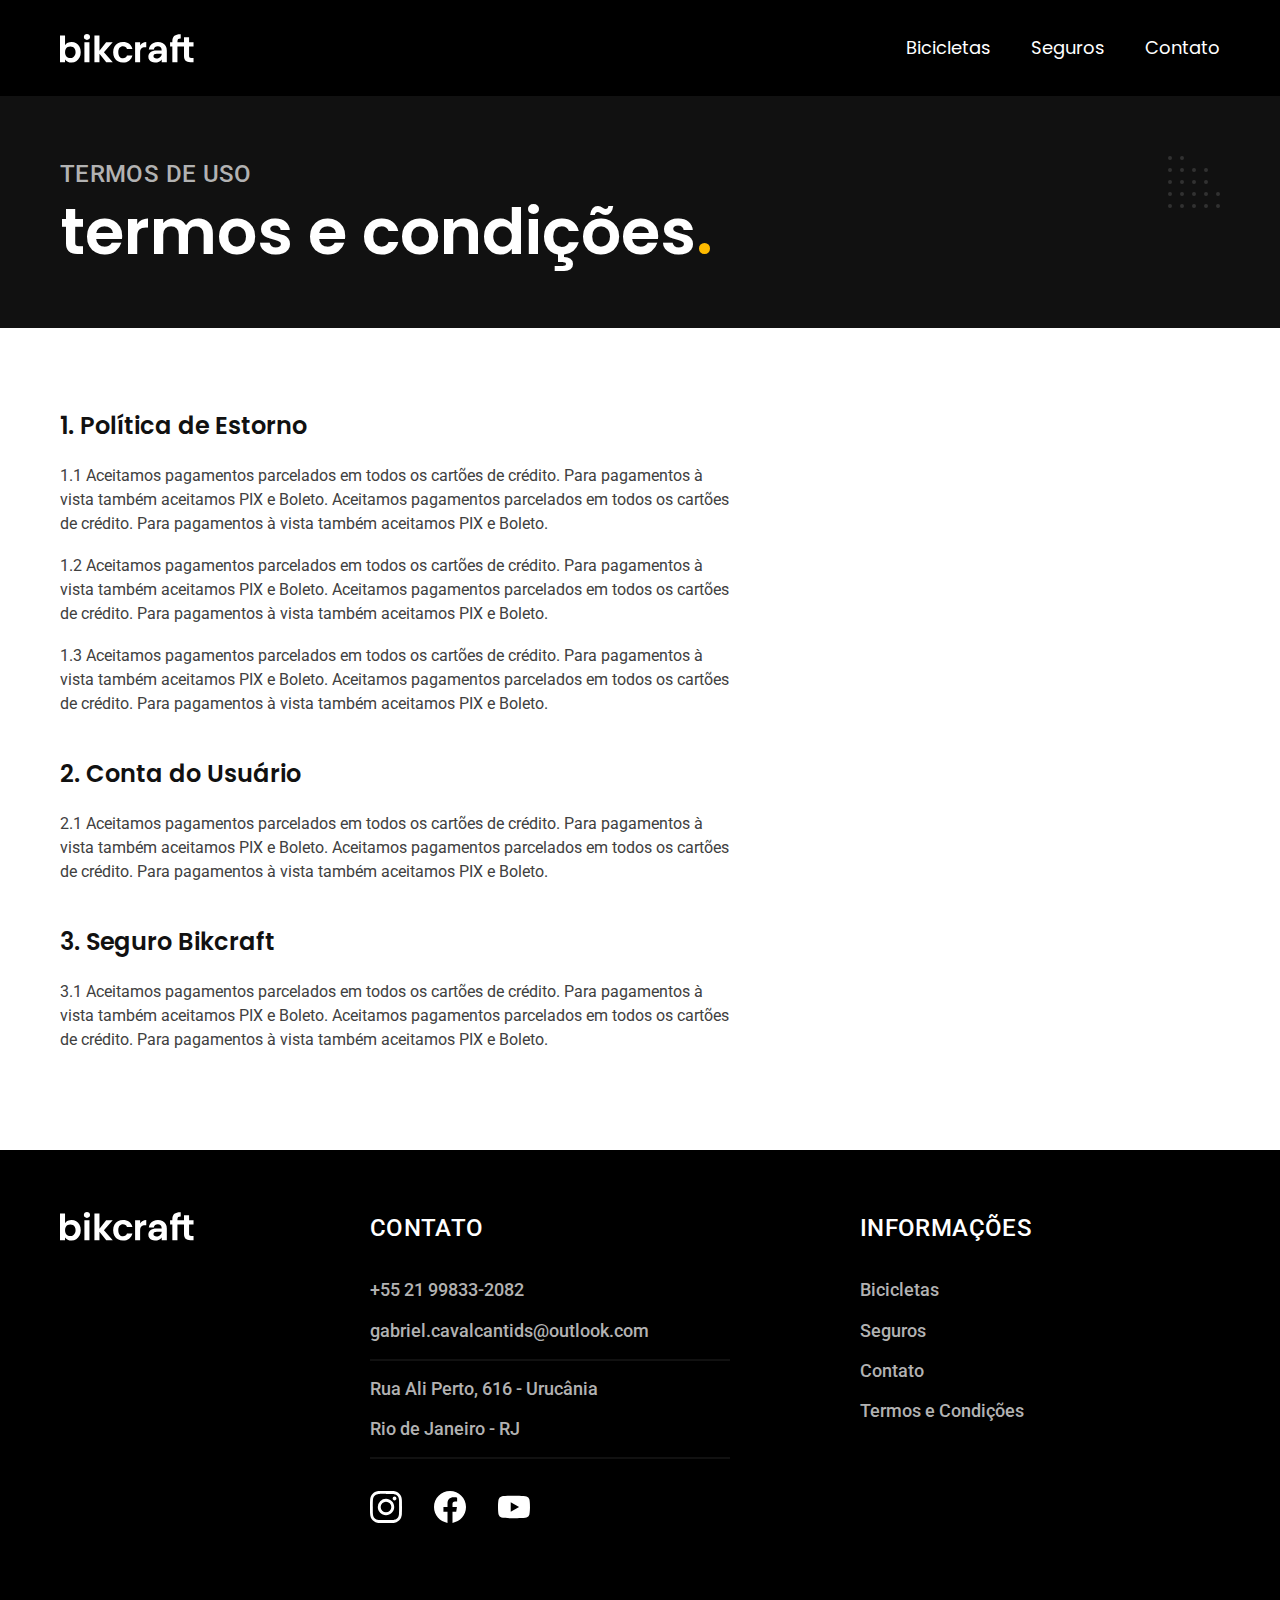
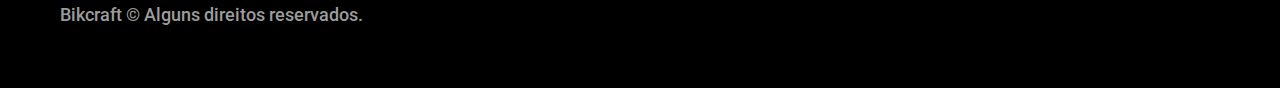
<file: termos.html>
<!DOCTYPE html>
<html lang="pt-br">

<head>
  <meta charset="UTF-8">
  <meta http-equiv="X-UA-Compatible" content="IE=edge">
  <meta name="viewport" content="width=device-width, initial-scale=1.0">
  <title>Termos e Condições | Bikcraft</title>
  <meta name="description" content="Termos e Condições.">
  <link rel="preconnect" href="https://fonts.googleapis.com">
  <link rel="preconnect" href="https://fonts.gstatic.com" crossorigin>
  <link href="https://fonts.googleapis.com/css2?family=Merriweather:ital,wght@1,900&family=Poppins:wght@400;500;600&family=Roboto:wght@400;500&display=swap" rel="stylesheet">
  <link rel="preload" href="./css/style.css" as="style">
  <link rel="stylesheet" href="./css/style.css">
  <link rel="shortcut icon" href="./favicon.svg" type="image/x-icon">
</head>

<body id="termos">
  <header class="header-bg">
    <div class="header container">
      <a href="./">
        <img src="./img/bikcraft.svg" alt="Bikcraft">
      </a>
      <nav aria-label="primaria">
        <ul class="header-menu font-1-m-b cor-0">
          <li><a href="./bicicletas.html">Bicicletas</a></li>
          <li><a href="./seguros.html">Seguros</a></li>
          <li><a href="./contato.html">Contato</a></li>
        </ul>
      </nav>
    </div>
  </header>

  <main>
    <div class="titulo-bg">
      <div class="titulo container">
        <p class="font-2-l-b cor-5">Termos de uso</p>
        <h1 class="font-1-xxl cor-0">termos e condições<span class="cor-p1">.</span></h1>
      </div>
    </div>

    <div class="termos font-2-s cor-10 container">
      <h2 class="font-1-l cor-11">1. Política de Estorno</h2>
      <p>1.1 Aceitamos pagamentos parcelados em todos os cartões de crédito. Para pagamentos à vista também aceitamos PIX e Boleto. Aceitamos pagamentos parcelados em todos os cartões de crédito. Para pagamentos à vista também aceitamos PIX e Boleto.</p>
      <p>1.2 Aceitamos pagamentos parcelados em todos os cartões de crédito. Para pagamentos à vista também aceitamos PIX e Boleto. Aceitamos pagamentos parcelados em todos os cartões de crédito. Para pagamentos à vista também aceitamos PIX e Boleto.</p>
      <p>1.3 Aceitamos pagamentos parcelados em todos os cartões de crédito. Para pagamentos à vista também aceitamos PIX e Boleto. Aceitamos pagamentos parcelados em todos os cartões de crédito. Para pagamentos à vista também aceitamos PIX e Boleto.</p>
      <h2 class="font-1-l cor-11">2. Conta do Usuário</h2>
      <p>2.1 Aceitamos pagamentos parcelados em todos os cartões de crédito. Para pagamentos à vista também aceitamos PIX e Boleto. Aceitamos pagamentos parcelados em todos os cartões de crédito. Para pagamentos à vista também aceitamos PIX e Boleto.</p>
      <h2 class="font-1-l cor-11">3. Seguro Bikcraft</h2>
      <p>3.1 Aceitamos pagamentos parcelados em todos os cartões de crédito. Para pagamentos à vista também aceitamos PIX e Boleto. Aceitamos pagamentos parcelados em todos os cartões de crédito. Para pagamentos à vista também aceitamos PIX e Boleto.</p>
    </div>
  </main>


  <footer class="footer-bg">
    <div class="footer container">
      <img src="./img/bikcraft.svg" width="136" height="32" alt="Bikcraft">
      <div class="footer-contato">
        <h3 class="font-2-l-b cor-0">Contato</h3>
        <ul class="font-2-m cor-5">
          <li><a href="tel:+5521998332082">+55 21 99833-2082</a></li>
          <li><a href="mailto:gabriel.cavalcantids@outlook.com">gabriel.cavalcantids@outlook.com</a></li>
          <li>Rua Ali Perto, 616 - Urucânia</li>
          <li>Rio de Janeiro - RJ</li>
        </ul>
        <div class="footer-redes">
          <a href="https://www.instagram.com/eugabrielcrf/"><img src="./img/redes/instagram.svg" width="32" height="32" alt="Instagram"></a>
          <a href="./"><img src="./img/redes/facebook.svg" width="32" height="32" alt="Facebook"></a>
          <a href="./"><img src="./img/redes/youtube.svg" width="32" height="32" alt="Youtube"></a>
        </div>
      </div>
      <div class="footer-informacoes">
        <h3 class="font-2-l-b cor-0">Informações</h3>
        <nav>
          <ul class="font-2-m cor-5">
            <li><a href="./bicicletas.html">Bicicletas</a></li>
            <li><a href="./seguros.html">Seguros</a></li>
            <li><a href="./contato.html">Contato</a></li>
            <li><a href="./termos.html">Termos e Condições</a></li>
          </ul>
        </nav>
      </div>
      <p class="footer-copy font-2-m cor-6">Bikcraft © Alguns direitos reservados.</p>
    </div>
  </footer>
</body>

</html>
</file>
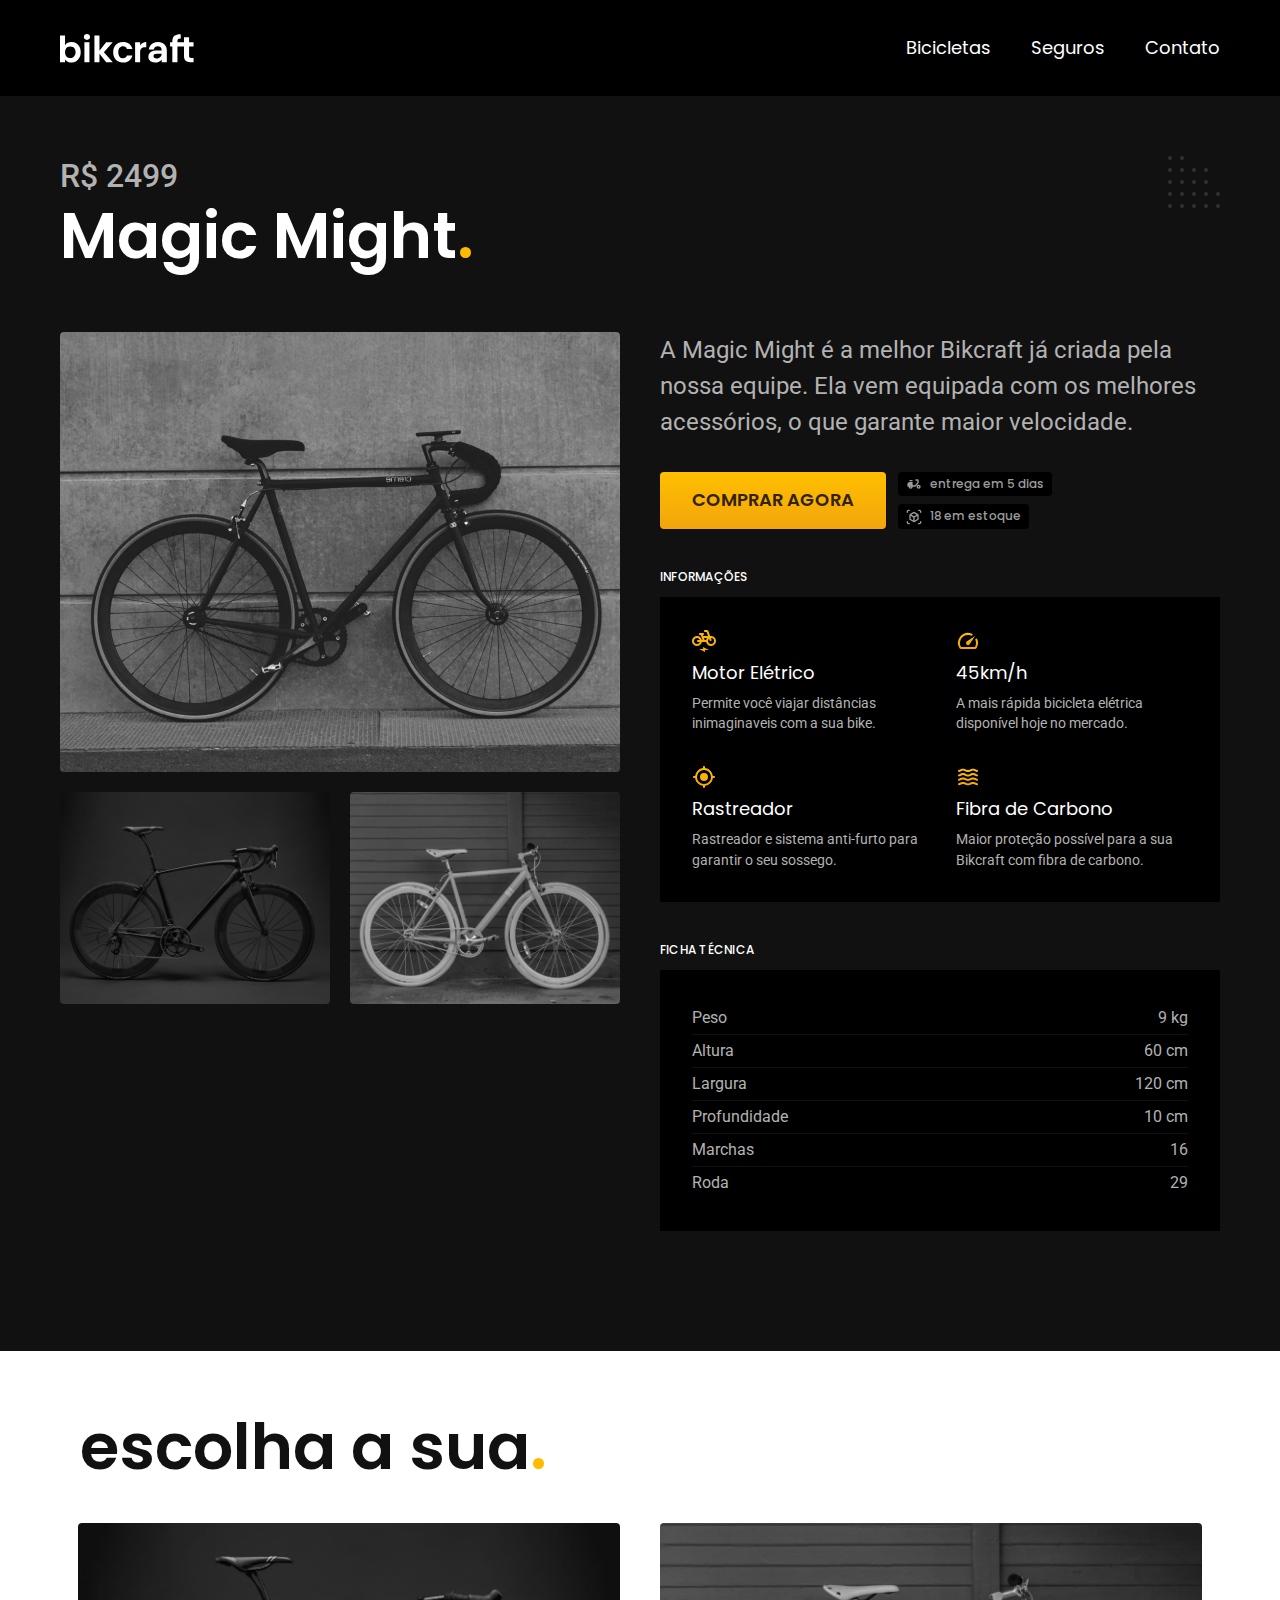
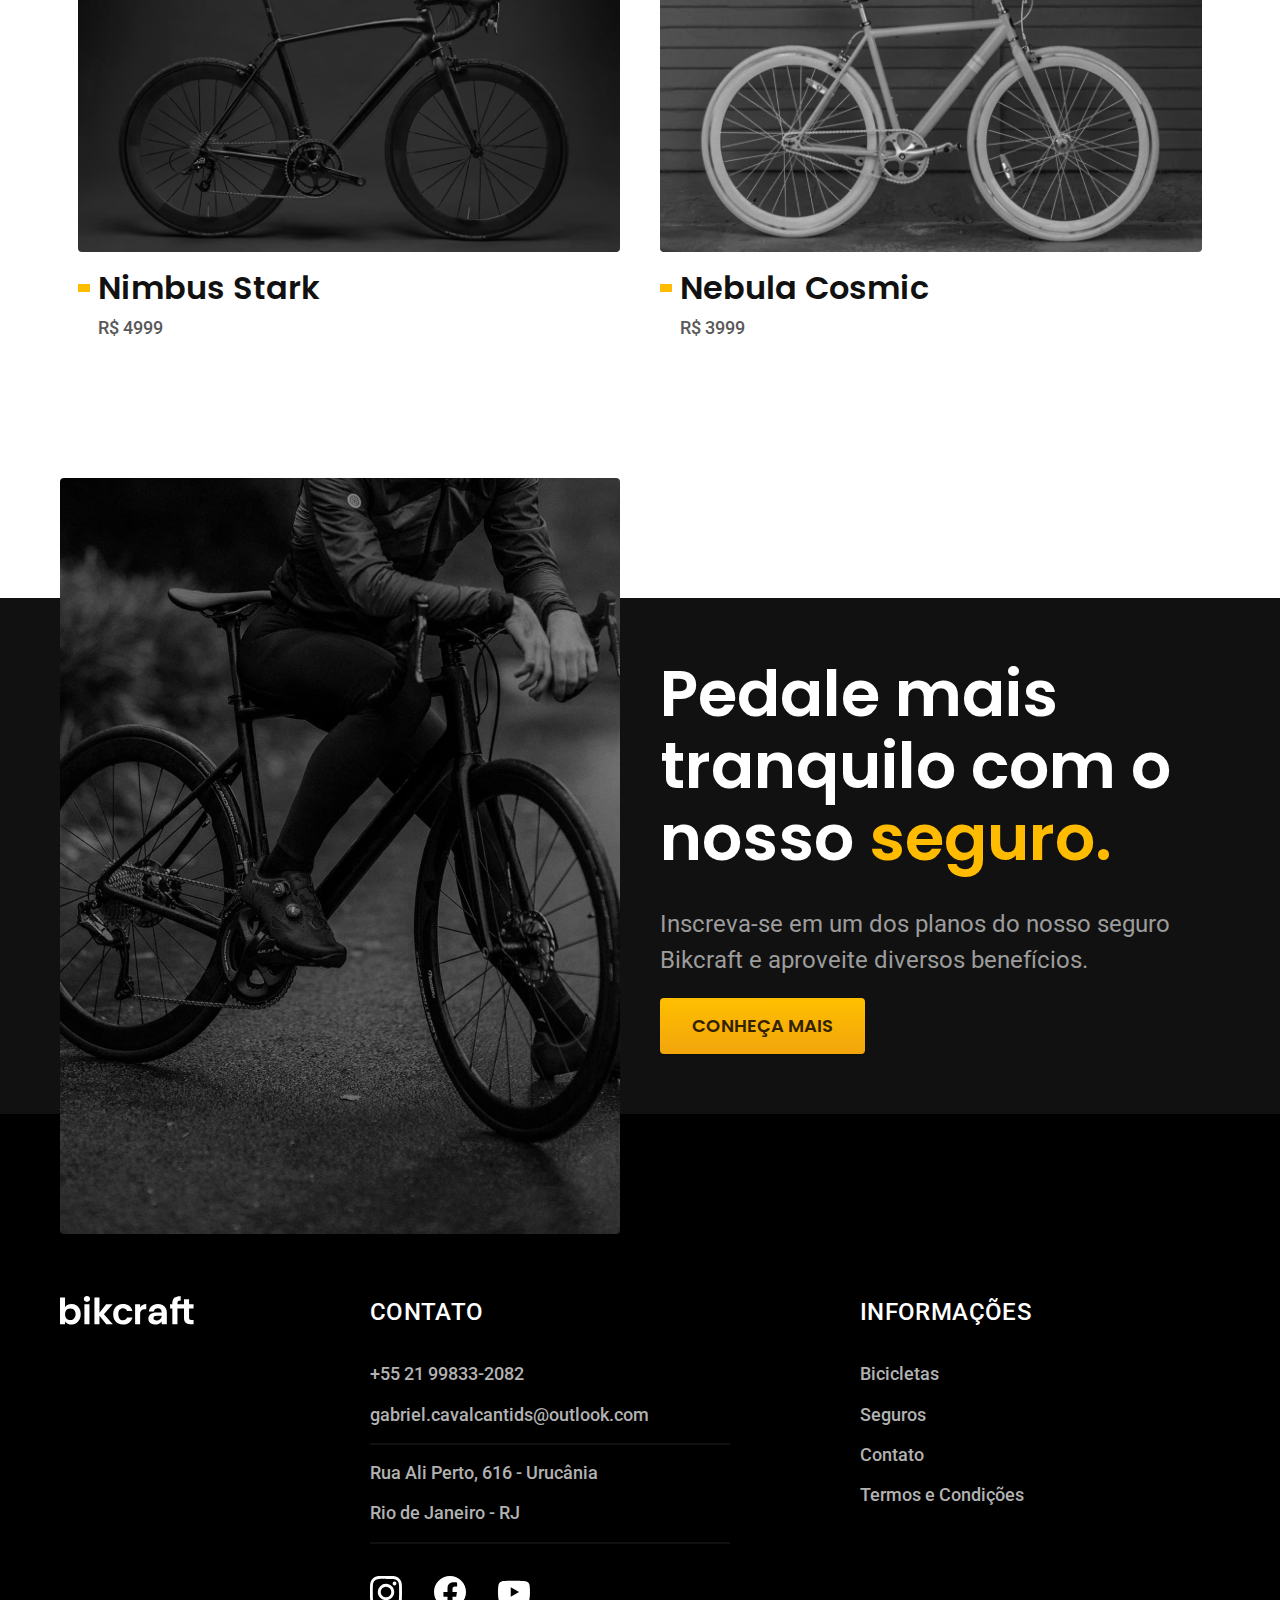
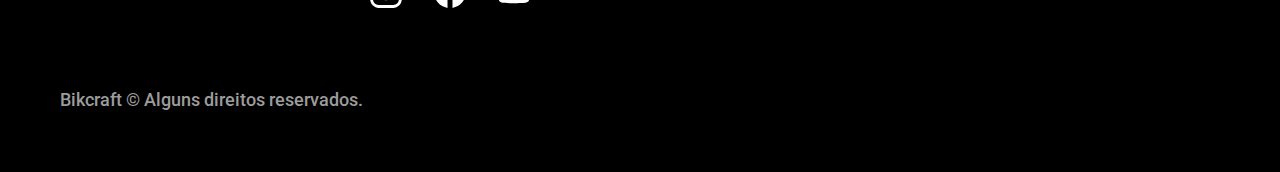
<file: bicicletas/magic.html>
<!DOCTYPE html>
<html lang="pt-br">

<head>
  <meta charset="UTF-8">
  <meta http-equiv="X-UA-Compatible" content="IE=edge">
  <meta name="viewport" content="width=device-width, initial-scale=1.0">
  <title>Magic | Bikcraft</title>
  <meta name="description" content="A Nimbus Stark é a melhor Bikcraft já criada pela nossa equipe. Ela vem equipada com os melhores acessórios, o que garante maior velocidade.">
  <link rel="preconnect" href="https://fonts.googleapis.com">
  <link rel="preconnect" href="https://fonts.gstatic.com" crossorigin>
  <link href="https://fonts.googleapis.com/css2?family=Merriweather:ital,wght@1,900&family=Poppins:wght@400;500;600&family=Roboto:wght@400;500&display=swap" rel="stylesheet">
  <link rel="stylesheet" href="../css/style.css">
  <link rel="shortcut icon" href="../favicon.svg" type="image/x-icon">
</head>

<body id="bicicleta">
  <header class="header-bg">
    <div class="header container">
      <a href="/">
        <img src="../img/bikcraft.svg" alt="Bikcraft">
      </a>
      <nav aria-label="primaria">
        <ul class="header-menu font-1-m-b cor-0">
          <li><a href="../bicicletas.html">Bicicletas</a></li>
          <li><a href="../seguros.html">Seguros</a></li>
          <li><a href="../contato.html">Contato</a></li>
        </ul>
      </nav>
    </div>
  </header>

  <main class="titulo-bg">
    <div>
      <div class="titulo container">
        <p class="font-2-xl cor-5">R$ 2499</p>
        <h1 class="font-1-xxl cor-0">Magic Might<span class="cor-p1">.</span></h1>
      </div>
    </div>

    <div class="bicicleta container">
      <div class="bicicleta-imagem">
        <img src="../img/bicicleta/nimbus2.jpg" alt>
        <img src="../img/bicicleta/nimbus1.jpg" alt>
        <img src="../img/bicicleta/nimbus3.jpg" alt>
      </div>
      <div class="bicicleta-conteudo">
        <p class="font-2-l cor-5">A Magic Might é a melhor Bikcraft já criada pela nossa equipe. Ela vem equipada com os melhores acessórios, o que garante maior velocidade.</p>
        <div class="bicicleta-comprar">
          <a class="botao" href="../orcamento.html">comprar agora</a>
          <span class="font-1-xs cor-6"><img src="../img/icones/entrega.svg" alt>entrega em 5 dias</span>
          <span class="font-1-xs cor-6"><img src="../img/icones/estoque.svg" alt>18 em estoque</span>
        </div>
        <h2 class="font-1-xs cor-0">Informações</h2>
        <ul class="bicicleta-informacoes">
          <li>
            <img src="../img/icones/eletrica.svg" width="24" height="24" alt>
            <h3 class="font-1-m cor-0">Motor Elétrico</h3>
            <p class="font-2-xs cor-5">Permite você viajar distâncias inimaginaveis com a sua bike.</p>
          </li>
          <li>
            <img src="../img/icones/velocidade.svg" width="24" height="24" alt>
            <h3 class="cor-0 font-1-m">45km/h</h3>
            <p class="font-2-xs cor-5">A mais rápida bicicleta elétrica disponível hoje no mercado.</p>
          </li>
          <li>
            <img src="../img/icones/rastreador.svg" width="24" height="24" alt>
            <h3 class="cor-0 font-1-m">Rastreador</h3>
            <p class="font-2-xs cor-5">Rastreador e sistema anti-furto para garantir o seu sossego.</p>
          </li>
          <li>
            <img src="../img/icones/carbono.svg" width="24" height="24" alt>
            <h3 class="cor-0 font-1-m">Fibra de Carbono</h3>
            <p class="font-2-xs cor-5">Maior proteção possível para a sua Bikcraft com fibra de carbono.</p>
          </li>
        </ul>
        <h2 class="font-1-xs cor-0">Ficha técnica</h2>
        <ul class="bicicleta-ficha font-2-s cor-5">
          <li>Peso<span>9 kg</span></li>
          <li>Altura<span>60 cm</span></li>
          <li>Largura<span>120 cm</span></li>
          <li>Profundidade<span>10 cm</span></li>
          <li>Marchas<span>16</span></li>
          <li>Roda<span>29</span></li>
        </ul>
      </div>
    </div>
  </main>
  <article class="bicicletas-lista container">
    <h2 class="container font-1-xxl cor-11">escolha a sua<span class="cor-p1">.</span></h2>
    <ul>
      <li>
        <a href="../bicicletas/nimbus.html">
          <img src="../img/bicicletas/nimbus.jpg" alt="Bicicleta Preta">
          <h3 class="font-1-xl cor-11">Nimbus Stark</h3>
          <span class="font-2-m cor-8">R$ 4999</span>
        </a>
      </li>
      <li>
        <a href="../bicicletas/nebula.html">
          <img src="../img/bicicletas/nebula.jpg" alt="Bicicleta branca">
          <h3 class="font-1-xl cor-11">Nebula Cosmic</h3>
          <span class="font-2-m cor-8">R$ 3999</span>
        </a>
      </li>
    </ul>
  </article>
  <article class="seguro-bg">
    <div class="seguro container">
      <div class="seguro-imagem">
        <img src="../img/fotos/seguros.jpg" alt="Pessoa parada em cima de uma bicicleta.">
      </div>
      <div class="seguro-conteudo">
        <h2 class="font-1-xxl cor-0">Pedale mais tranquilo com o nosso <span class="cor-p1">seguro.</span></h2>
        <p class="font-2-l cor-6">Inscreva-se em um dos planos do nosso seguro Bikcraft e aproveite diversos benefícios.</p>
        <a href="../seguros.html" class="botao">Conheça mais</a>
      </div>
    </div>

  </article>


  <footer class="footer-bg">
    <div class="footer container">
      <img src="../img/bikcraft.svg" width="136" height="32" alt="Bikcraft">
      <div class="footer-contato">
        <h3 class="font-2-l-b cor-0">Contato</h3>
        <ul class="font-2-m cor-5">
          <li><a href="tel:+5521998332082">+55 21 99833-2082</a></li>
          <li><a href="mailto:gabriel.cavalcantids@outlook.com">gabriel.cavalcantids@outlook.com</a></li>
          <li>Rua Ali Perto, 616 - Urucânia</li>
          <li>Rio de Janeiro - RJ</li>
        </ul>
        <div class="footer-redes">
          <a href="https://www.instagram.com/eugabrielcrf/"><img src="../img/redes/instagram.svg" width="32" height="32" alt="Instagram"></a>
          <a href="/"><img src="../img/redes/facebook.svg" width="32" height="32" alt="Facebook"></a>
          <a href="/"><img src="../img/redes/youtube.svg" width="32" height="32" alt="Youtube"></a>
        </div>
      </div>
      <div class="footer-informacoes">
        <h3 class="font-2-l-b cor-0">Informações</h3>
        <nav>
          <ul class="font-2-m cor-5">
            <li><a href="../bicicletas.html">Bicicletas</a></li>
            <li><a href="../seguros.html">Seguros</a></li>
            <li><a href="../contato.html">Contato</a></li>
            <li><a href="../termos.html">Termos e Condições</a></li>
          </ul>
        </nav>
      </div>
      <p class="footer-copy font-2-m cor-6">Bikcraft © Alguns direitos reservados.</p>
    </div>
  </footer>
</body>

</html>
</file>
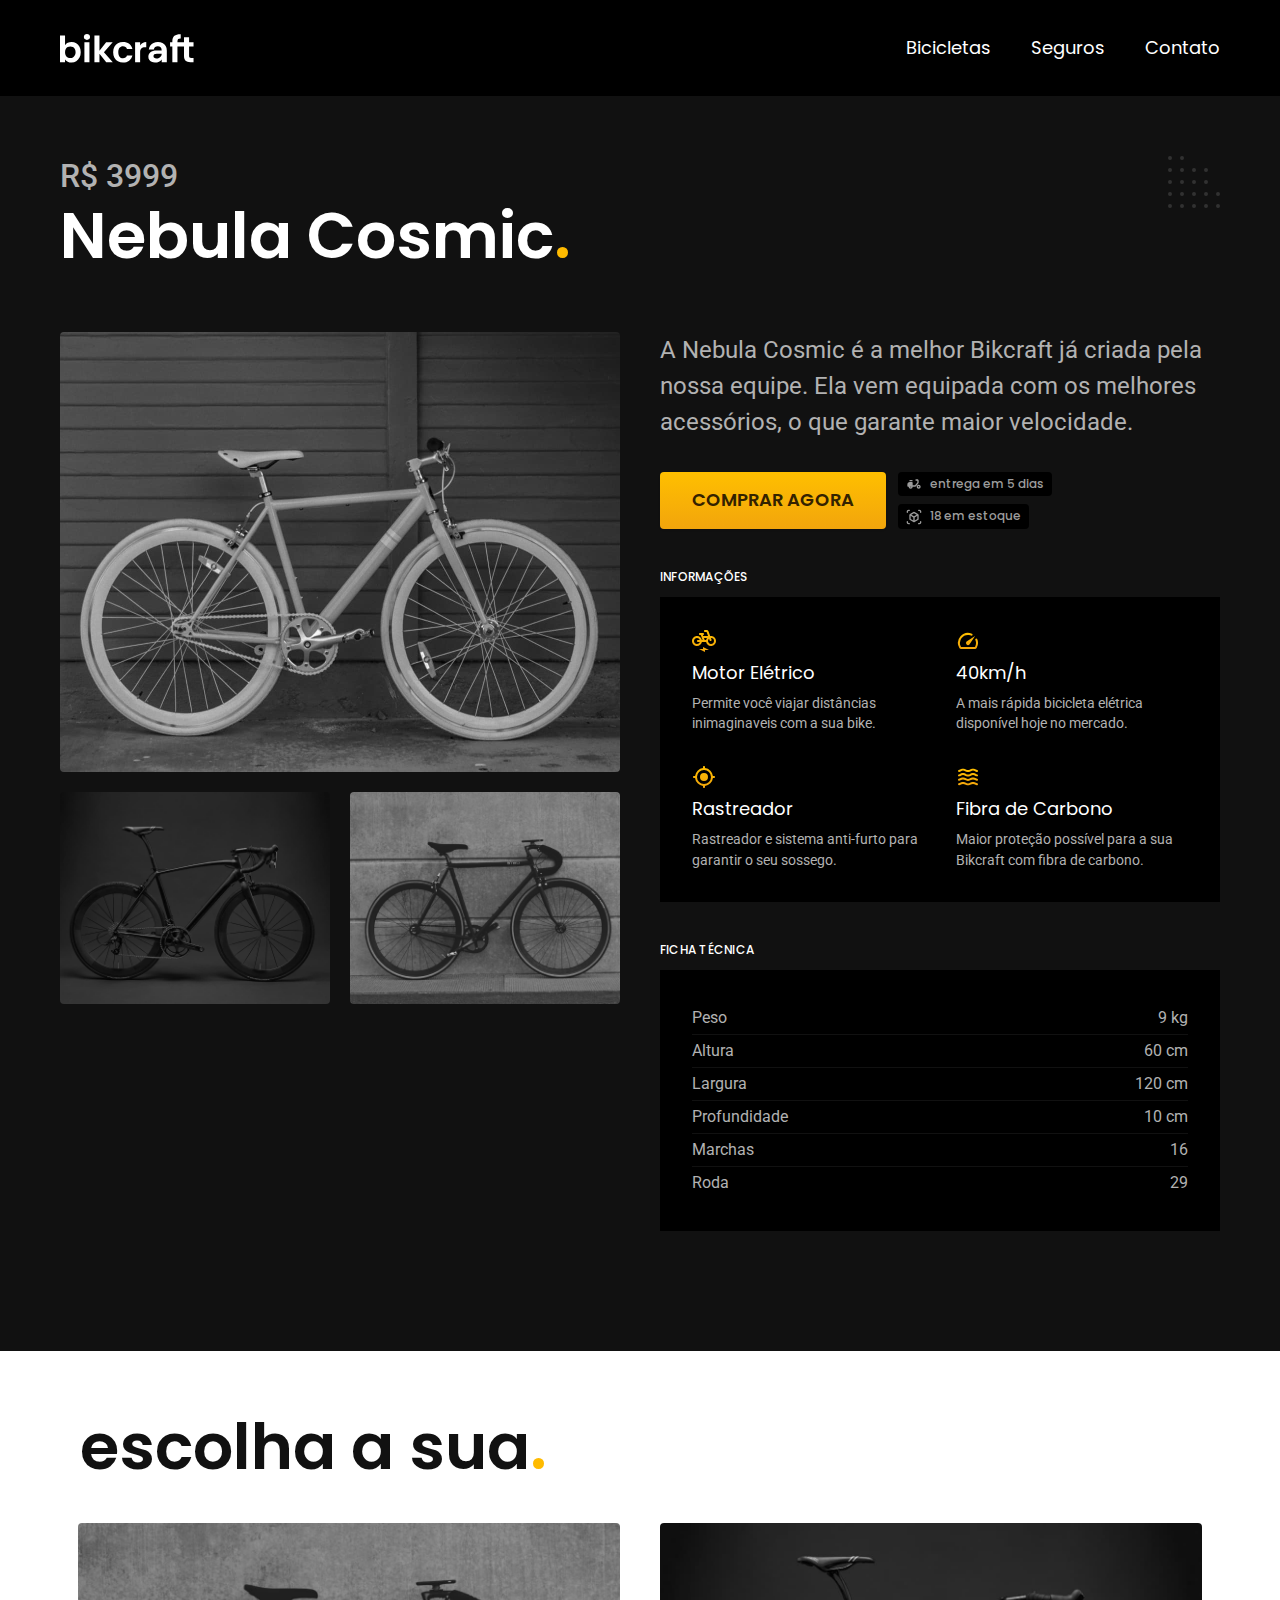
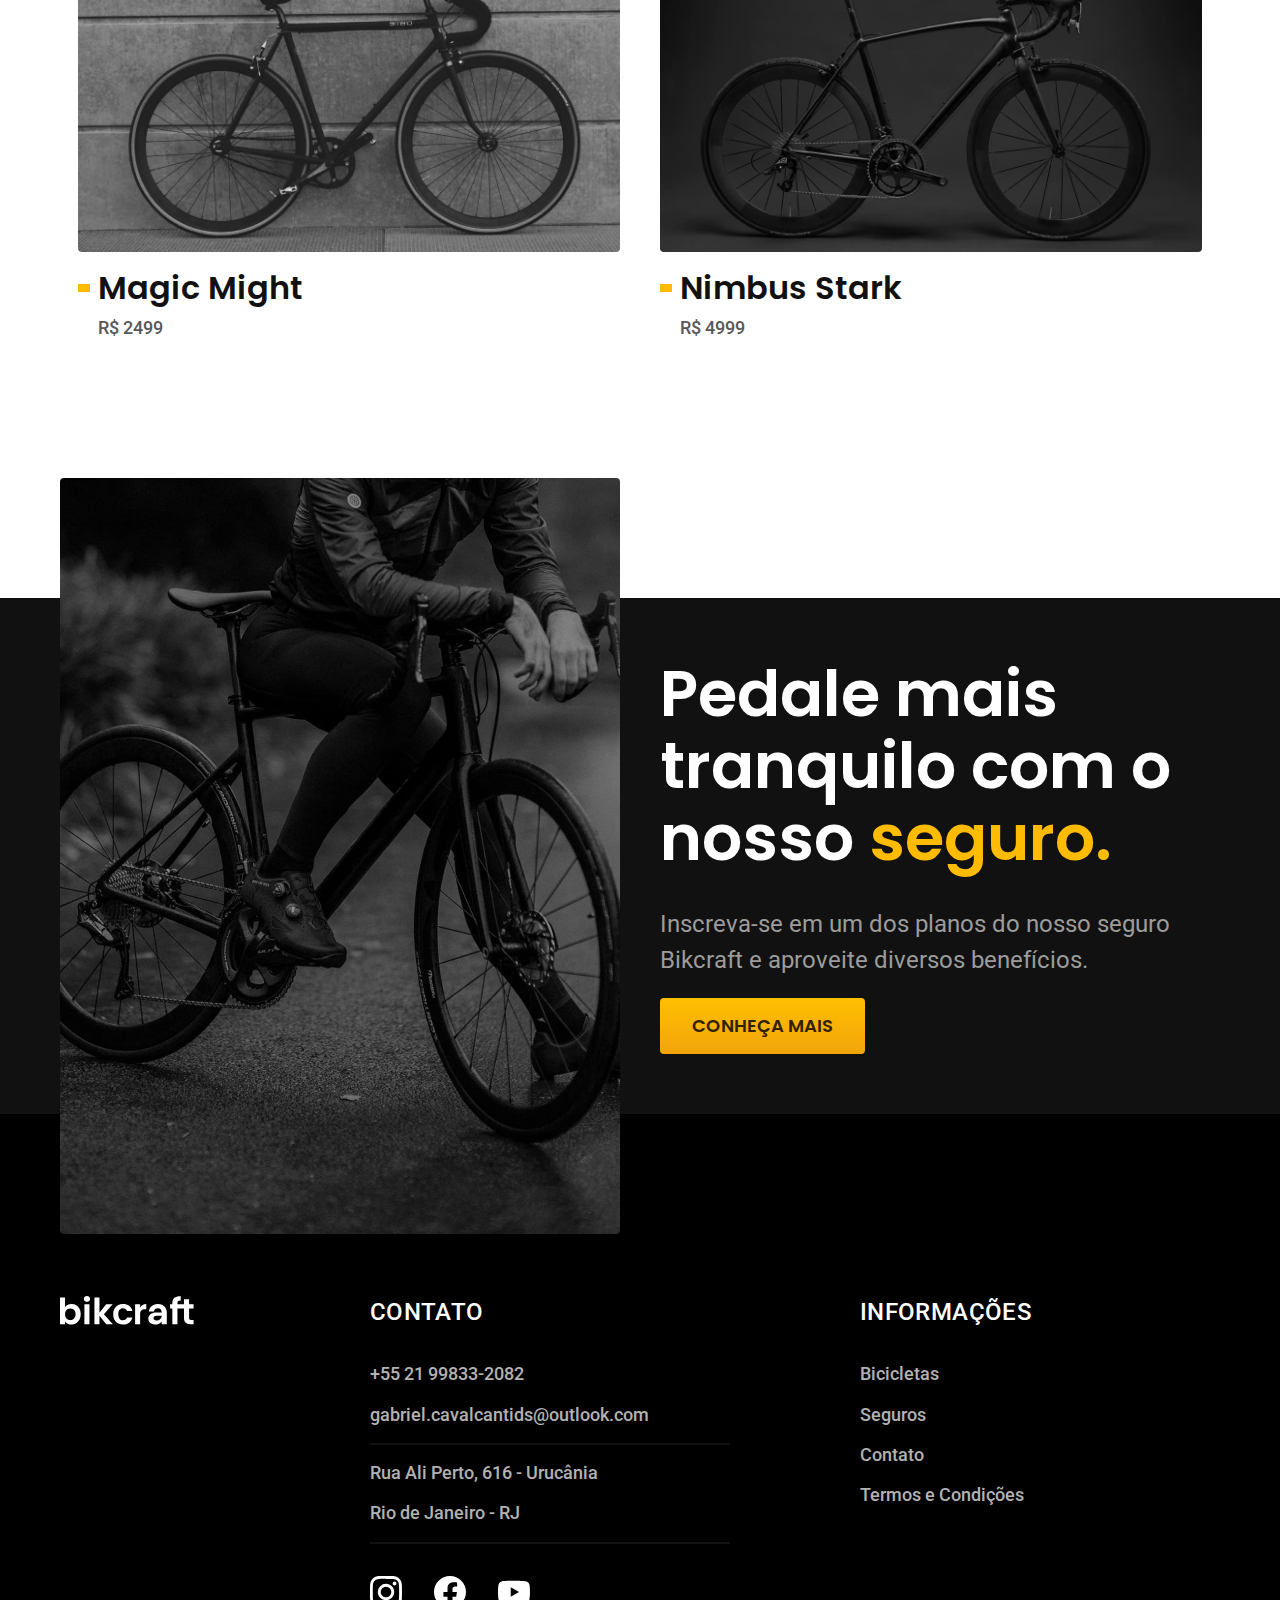
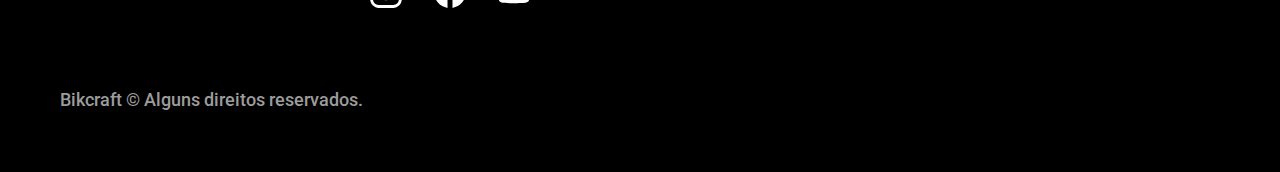
<file: bicicletas/nebula.html>
<!DOCTYPE html>
<html lang="pt-br">

<head>
  <meta charset="UTF-8">
  <meta http-equiv="X-UA-Compatible" content="IE=edge">
  <meta name="viewport" content="width=device-width, initial-scale=1.0">
  <title>Nebula | Bikcraft</title>
  <meta name="description" content="A Nebula é a melhor Bikcraft já criada pela nossa equipe. Ela vem equipada com os melhores acessórios, o que garante maior velocidade.">
  <link rel="preconnect" href="https://fonts.googleapis.com">
  <link rel="preconnect" href="https://fonts.gstatic.com" crossorigin>
  <link href="https://fonts.googleapis.com/css2?family=Merriweather:ital,wght@1,900&family=Poppins:wght@400;500;600&family=Roboto:wght@400;500&display=swap" rel="stylesheet">
  <link rel="stylesheet" href="../css/style.css">
  <link rel="shortcut icon" href="../favicon.svg" type="image/x-icon">
</head>

<body id="bicicleta">
  <header class="header-bg">
    <div class="header container">
      <a href="/">
        <img src="../img/bikcraft.svg" alt="Bikcraft">
      </a>
      <nav aria-label="primaria">
        <ul class="header-menu font-1-m-b cor-0">
          <li><a href="../bicicletas.html">Bicicletas</a></li>
          <li><a href="../seguros.html">Seguros</a></li>
          <li><a href="../contato.html">Contato</a></li>
        </ul>
      </nav>
    </div>
  </header>

  <main class="titulo-bg">
    <div>
      <div class="titulo container">
        <p class="font-2-xl cor-5">R$ 3999</p>
        <h1 class="font-1-xxl cor-0">Nebula Cosmic<span class="cor-p1">.</span></h1>
      </div>
    </div>

    <div class="bicicleta container">
      <div class="bicicleta-imagem">
        <img src="../img/bicicleta/nimbus3.jpg" alt>
        <img src="../img/bicicleta/nimbus1.jpg" alt>
        <img src="../img/bicicleta/nimbus2.jpg" alt>
      </div>
      <div class="bicicleta-conteudo">
        <p class="font-2-l cor-5">A Nebula Cosmic é a melhor Bikcraft já criada pela nossa equipe. Ela vem equipada com os melhores acessórios, o que garante maior velocidade.</p>
        <div class="bicicleta-comprar">
          <a class="botao" href="../orcamento.html">comprar agora</a>
          <span class="font-1-xs cor-6"><img src="../img/icones/entrega.svg" alt>entrega em 5 dias</span>
          <span class="font-1-xs cor-6"><img src="../img/icones/estoque.svg" alt>18 em estoque</span>
        </div>
        <h2 class="font-1-xs cor-0">Informações</h2>
        <ul class="bicicleta-informacoes">
          <li>
            <img src="../img/icones/eletrica.svg" width="24" height="24" alt>
            <h3 class="font-1-m cor-0">Motor Elétrico</h3>
            <p class="font-2-xs cor-5">Permite você viajar distâncias inimaginaveis com a sua bike.</p>
          </li>
          <li>
            <img src="../img/icones/velocidade.svg" width="24" height="24" alt>
            <h3 class="cor-0 font-1-m">40km/h</h3>
            <p class="font-2-xs cor-5">A mais rápida bicicleta elétrica disponível hoje no mercado.</p>
          </li>
          <li>
            <img src="../img/icones/rastreador.svg" width="24" height="24" alt>
            <h3 class="cor-0 font-1-m">Rastreador</h3>
            <p class="font-2-xs cor-5">Rastreador e sistema anti-furto para garantir o seu sossego.</p>
          </li>
          <li>
            <img src="../img/icones/carbono.svg" width="24" height="24" alt>
            <h3 class="cor-0 font-1-m">Fibra de Carbono</h3>
            <p class="font-2-xs cor-5">Maior proteção possível para a sua Bikcraft com fibra de carbono.</p>
          </li>
        </ul>
        <h2 class="font-1-xs cor-0">Ficha técnica</h2>
        <ul class="bicicleta-ficha font-2-s cor-5">
          <li>Peso<span>9 kg</span></li>
          <li>Altura<span>60 cm</span></li>
          <li>Largura<span>120 cm</span></li>
          <li>Profundidade<span>10 cm</span></li>
          <li>Marchas<span>16</span></li>
          <li>Roda<span>29</span></li>
        </ul>
      </div>
    </div>
  </main>
  <article class="bicicletas-lista container">
    <h2 class="container font-1-xxl cor-11">escolha a sua<span class="cor-p1">.</span></h2>
    <ul>
      <li>
        <a href="../bicicletas/magic.html">
          <img src="../img/bicicletas/magic.jpg" alt="Bicicleta Preta">
          <h3 class="font-1-xl cor-11">Magic Might</h3>
          <span class="font-2-m cor-8">R$ 2499</span>
        </a>
      </li>
      <li>
        <a href="../bicicletas/nimbus.html">
          <img src="../img/bicicletas/nimbus.jpg" alt="Bicicleta Preta">
          <h3 class="font-1-xl cor-11">Nimbus Stark</h3>
          <span class="font-2-m cor-8">R$ 4999</span>
        </a>
      </li>
    </ul>
  </article>
  <article class="seguro-bg">
    <div class="seguro container">
      <div class="seguro-imagem">
        <img src="../img/fotos/seguros.jpg" alt="Pessoa parada em cima de uma bicicleta.">
      </div>
      <div class="seguro-conteudo">
        <h2 class="font-1-xxl cor-0">Pedale mais tranquilo com o nosso <span class="cor-p1">seguro.</span></h2>
        <p class="font-2-l cor-6">Inscreva-se em um dos planos do nosso seguro Bikcraft e aproveite diversos benefícios.</p>
        <a href="../seguros.html" class="botao">Conheça mais</a>
      </div>
    </div>

  </article>


  <footer class="footer-bg">
    <div class="footer container">
      <img src="../img/bikcraft.svg" width="136" height="32" alt="Bikcraft">
      <div class="footer-contato">
        <h3 class="font-2-l-b cor-0">Contato</h3>
        <ul class="font-2-m cor-5">
          <li><a href="tel:+5521998332082">+55 21 99833-2082</a></li>
          <li><a href="mailto:gabriel.cavalcantids@outlook.com">gabriel.cavalcantids@outlook.com</a></li>
          <li>Rua Ali Perto, 616 - Urucânia</li>
          <li>Rio de Janeiro - RJ</li>
        </ul>
        <div class="footer-redes">
          <a href="https://www.instagram.com/eugabrielcrf/"><img src="/img/redes/instagram.svg" width="32" height="32" alt="Instagram"></a>
          <a href="/"><img src="../img/redes/facebook.svg" width="32" height="32" alt="Facebook"></a>
          <a href="/"><img src="../img/redes/youtube.svg" width="32" height="32" alt="Youtube"></a>
        </div>
      </div>
      <div class="footer-informacoes">
        <h3 class="font-2-l-b cor-0">Informações</h3>
        <nav>
          <ul class="font-2-m cor-5">
            <li><a href="../bicicletas.html">Bicicletas</a></li>
            <li><a href="../seguros.html">Seguros</a></li>
            <li><a href="../contato.html">Contato</a></li>
            <li><a href="../termos.html">Termos e Condições</a></li>
          </ul>
        </nav>
      </div>
      <p class="footer-copy font-2-m cor-6">Bikcraft © Alguns direitos reservados.</p>
    </div>
  </footer>
</body>

</html>
</file>
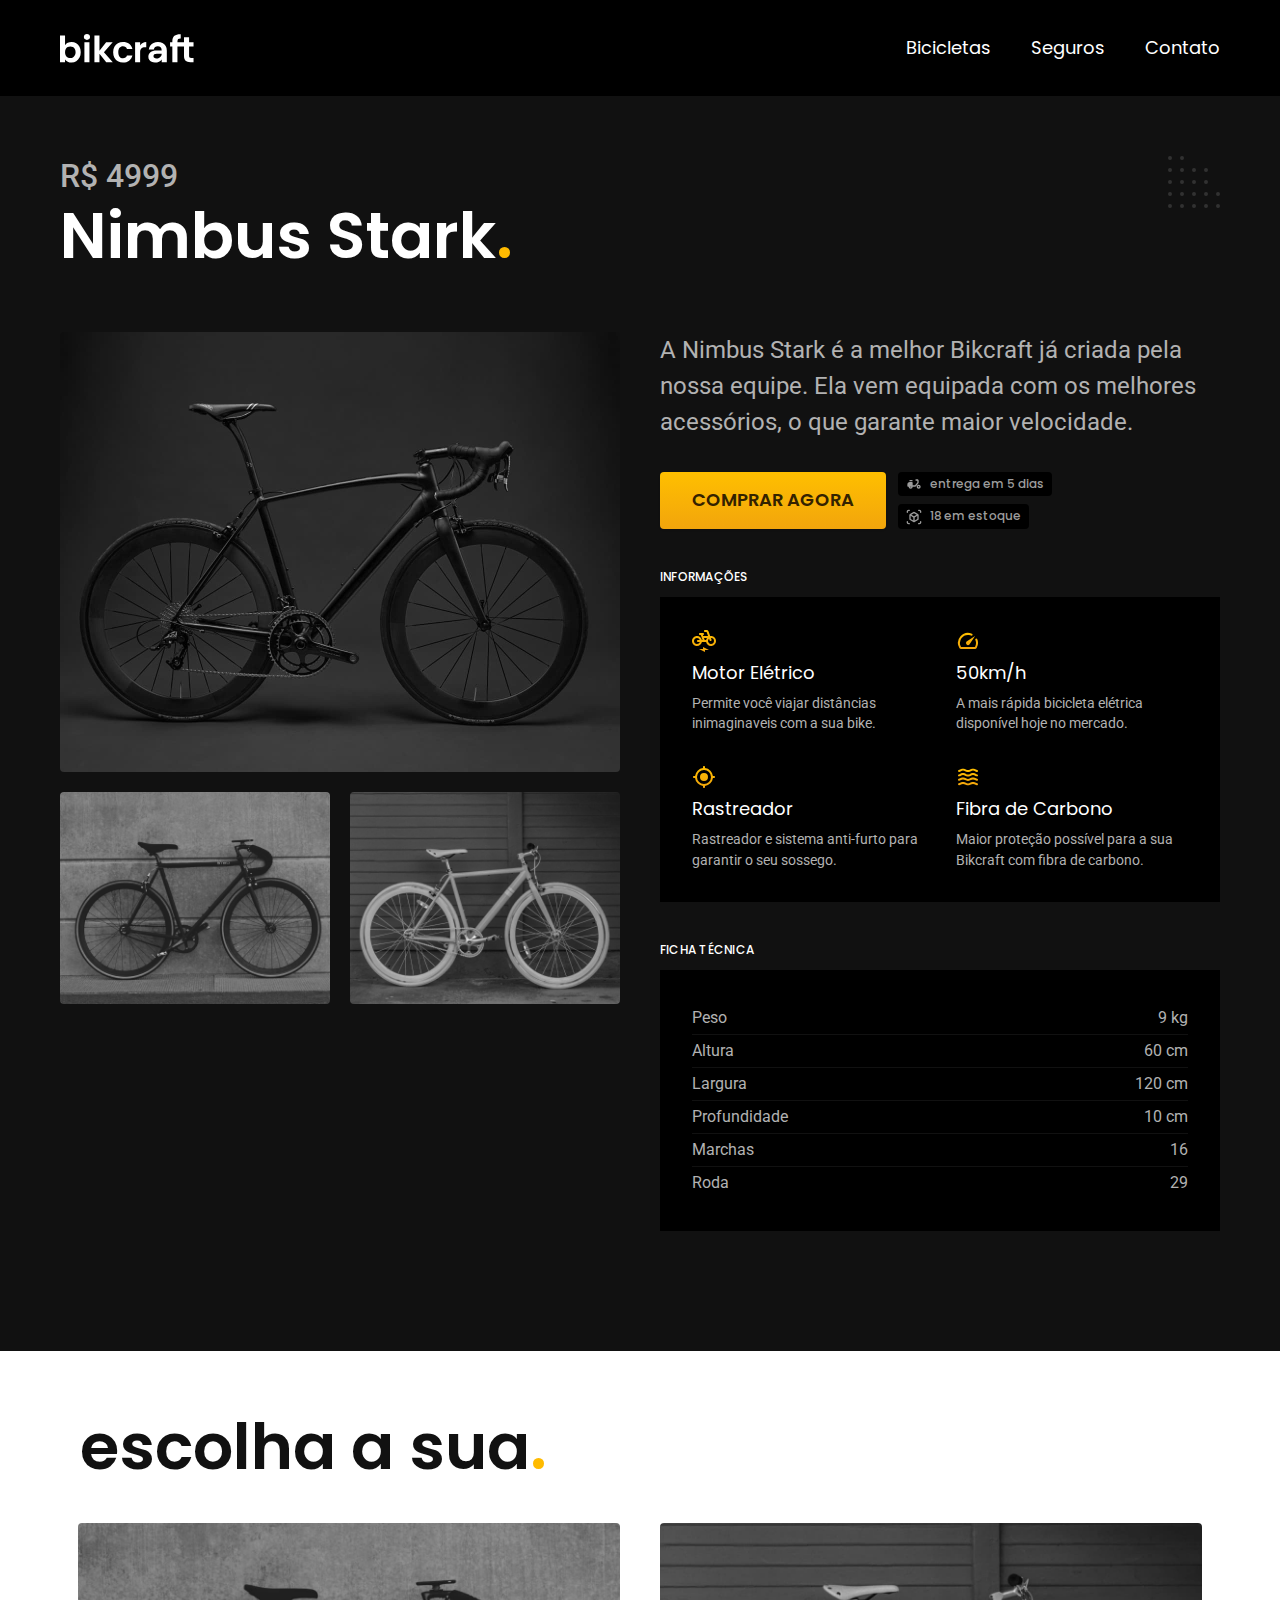
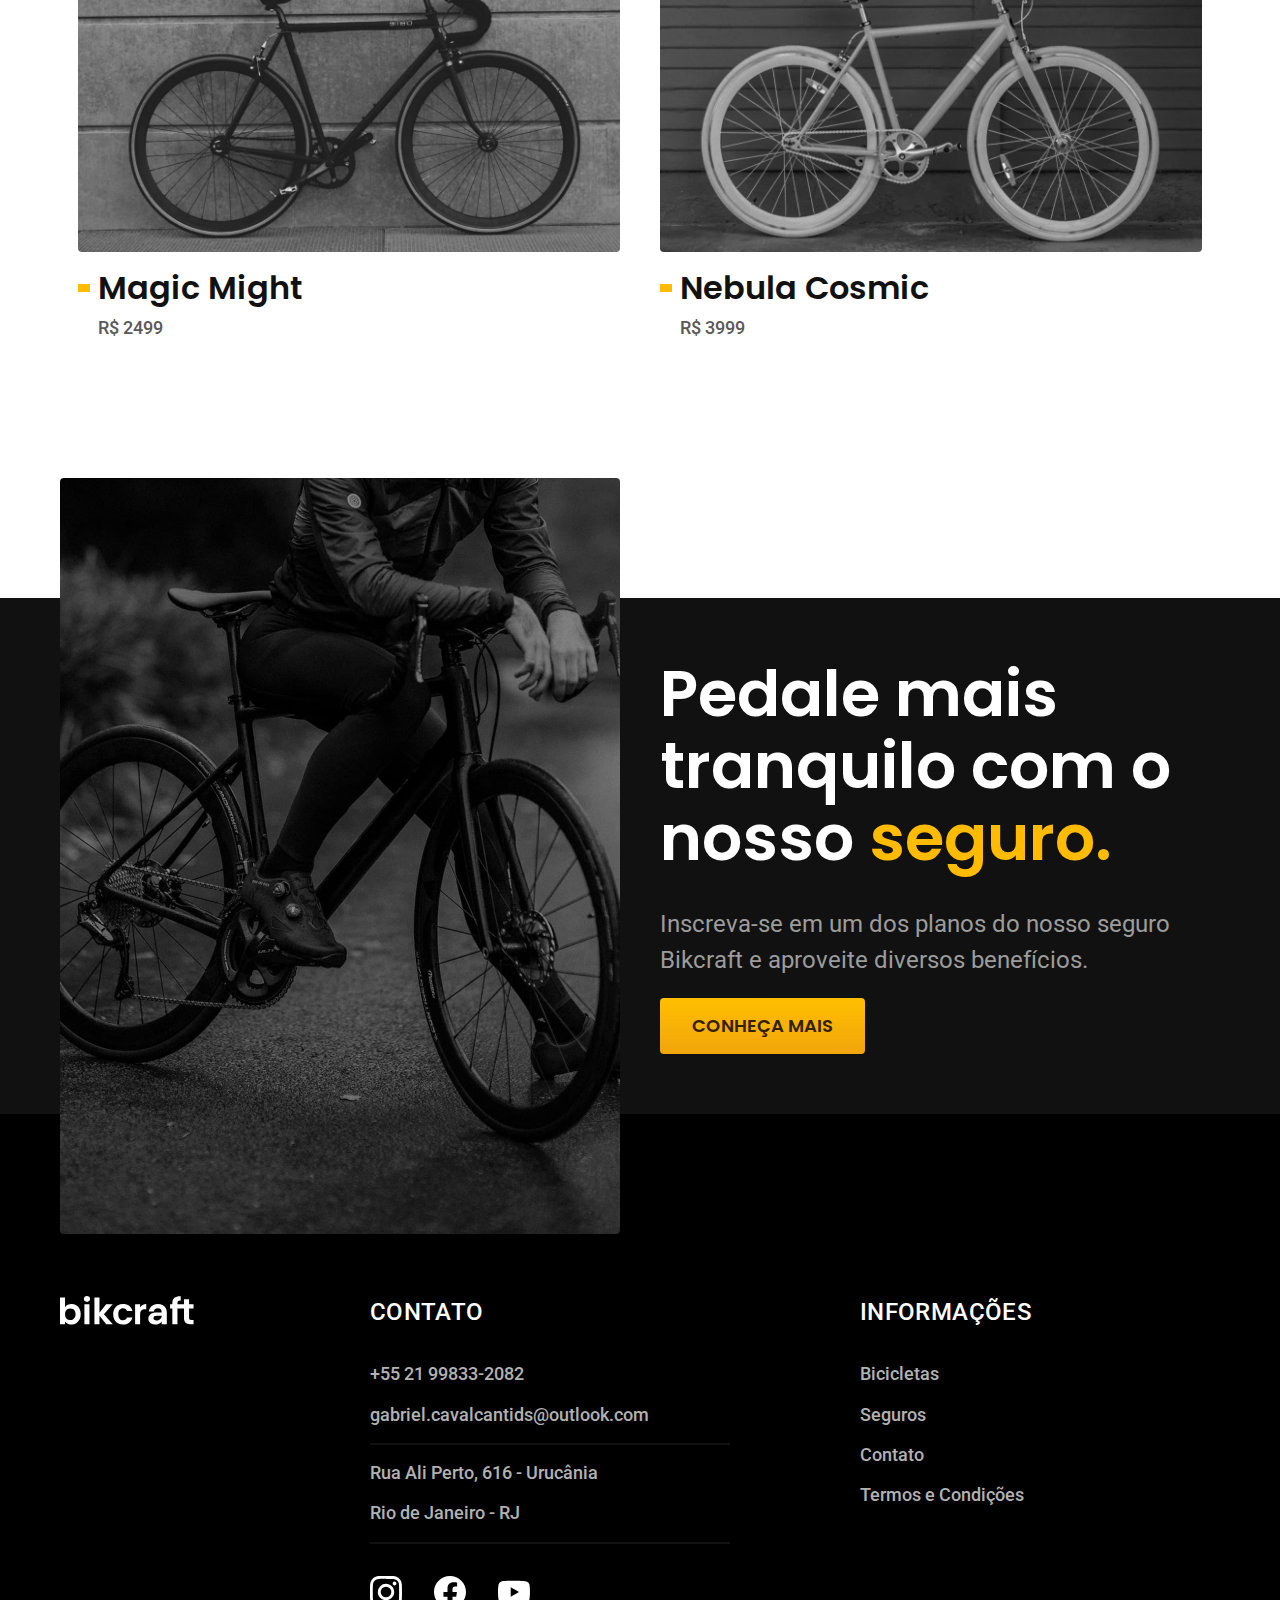
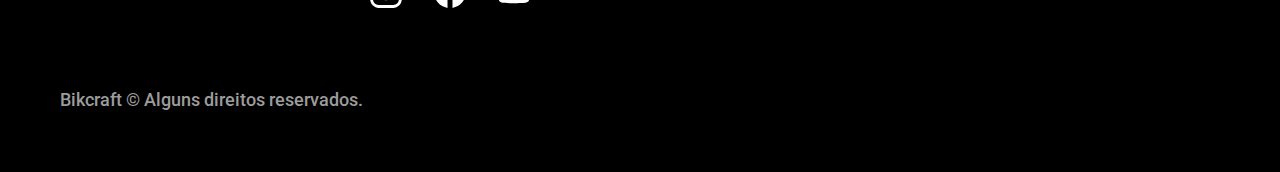
<file: bicicletas/nimbus.html>
<!DOCTYPE html>
<html lang="pt-br">

<head>
  <meta charset="UTF-8">
  <meta http-equiv="X-UA-Compatible" content="IE=edge">
  <meta name="viewport" content="width=device-width, initial-scale=1.0">
  <title>Nimbus | Bikcraft</title>
  <meta name="description" content="A Nimbus Stark é a melhor Bikcraft já criada pela nossa equipe. Ela vem equipada com os melhores acessórios, o que garante maior velocidade.">
  <link rel="preconnect" href="https://fonts.googleapis.com">
  <link rel="preconnect" href="https://fonts.gstatic.com" crossorigin>
  <link href="https://fonts.googleapis.com/css2?family=Merriweather:ital,wght@1,900&family=Poppins:wght@400;500;600&family=Roboto:wght@400;500&display=swap" rel="stylesheet">
  <link rel="stylesheet" href="../css/style.css">
  <link rel="shortcut icon" href="../favicon.svg" type="image/x-icon">
</head>

<body id="bicicleta">
  <header class="header-bg">
    <div class="header container">
      <a href="/">
        <img src="../img/bikcraft.svg" alt="Bikcraft">
      </a>
      <nav aria-label="primaria">
        <ul class="header-menu font-1-m-b cor-0">
          <li><a href="../bicicletas.html">Bicicletas</a></li>
          <li><a href="../seguros.html">Seguros</a></li>
          <li><a href="../contato.html">Contato</a></li>
        </ul>
      </nav>
    </div>
  </header>

  <main class="titulo-bg">
    <div>
      <div class="titulo container">
        <p class="font-2-xl cor-5">R$ 4999</p>
        <h1 class="font-1-xxl cor-0">Nimbus Stark<span class="cor-p1">.</span></h1>
      </div>
    </div>

    <div class="bicicleta container">
      <div class="bicicleta-imagem">
        <img src="../img/bicicleta/nimbus1.jpg" alt>
        <img src="../img/bicicleta/nimbus2.jpg" alt>
        <img src="../img/bicicleta/nimbus3.jpg" alt>
      </div>
      <div class="bicicleta-conteudo">
        <p class="font-2-l cor-5">A Nimbus Stark é a melhor Bikcraft já criada pela nossa equipe. Ela vem equipada com os melhores acessórios, o que garante maior velocidade.</p>
        <div class="bicicleta-comprar">
          <a class="botao" href="../orcamento.html">comprar agora</a>
          <span class="font-1-xs cor-6"><img src="../img/icones/entrega.svg" alt>entrega em 5 dias</span>
          <span class="font-1-xs cor-6"><img src="../img/icones/estoque.svg" alt>18 em estoque</span>
        </div>
        <h2 class="font-1-xs cor-0">Informações</h2>
        <ul class="bicicleta-informacoes">
          <li>
            <img src="../img/icones/eletrica.svg" width="24" height="24" alt>
            <h3 class="font-1-m cor-0">Motor Elétrico</h3>
            <p class="font-2-xs cor-5">Permite você viajar distâncias inimaginaveis com a sua bike.</p>
          </li>
          <li>
            <img src="../img/icones/velocidade.svg" width="24" height="24" alt>
            <h3 class="cor-0 font-1-m">50km/h</h3>
            <p class="font-2-xs cor-5">A mais rápida bicicleta elétrica disponível hoje no mercado.</p>
          </li>
          <li>
            <img src="../img/icones/rastreador.svg" width="24" height="24" alt>
            <h3 class="cor-0 font-1-m">Rastreador</h3>
            <p class="font-2-xs cor-5">Rastreador e sistema anti-furto para garantir o seu sossego.</p>
          </li>
          <li>
            <img src="../img/icones/carbono.svg" width="24" height="24" alt>
            <h3 class="cor-0 font-1-m">Fibra de Carbono</h3>
            <p class="font-2-xs cor-5">Maior proteção possível para a sua Bikcraft com fibra de carbono.</p>
          </li>
        </ul>
        <h2 class="font-1-xs cor-0">Ficha técnica</h2>
        <ul class="bicicleta-ficha font-2-s cor-5">
          <li>Peso<span>9 kg</span></li>
          <li>Altura<span>60 cm</span></li>
          <li>Largura<span>120 cm</span></li>
          <li>Profundidade<span>10 cm</span></li>
          <li>Marchas<span>16</span></li>
          <li>Roda<span>29</span></li>
        </ul>
      </div>
    </div>
  </main>
  <article class="bicicletas-lista container">
    <h2 class="container font-1-xxl cor-11">escolha a sua<span class="cor-p1">.</span></h2>
    <ul>
      <li>
        <a href="../bicicletas/magic.html">
          <img src="../img/bicicletas/magic.jpg" alt="Bicicleta Preta">
          <h3 class="font-1-xl cor-11">Magic Might</h3>
          <span class="font-2-m cor-8">R$ 2499</span>
        </a>
      </li>
      <li>
        <a href="../bicicletas/nebula.html">
          <img src="../img/bicicletas/nebula.jpg" alt="Bicicleta branca">
          <h3 class="font-1-xl cor-11">Nebula Cosmic</h3>
          <span class="font-2-m cor-8">R$ 3999</span>
        </a>
      </li>
    </ul>
  </article>
  <article class="seguro-bg">
    <div class="seguro container">
      <div class="seguro-imagem">
        <img src="../img/fotos/seguros.jpg" alt="Pessoa parada em cima de uma bicicleta.">
      </div>
      <div class="seguro-conteudo">
        <h2 class="font-1-xxl cor-0">Pedale mais tranquilo com o nosso <span class="cor-p1">seguro.</span></h2>
        <p class="font-2-l cor-6">Inscreva-se em um dos planos do nosso seguro Bikcraft e aproveite diversos benefícios.</p>
        <a href="../seguros.html" class="botao">Conheça mais</a>
      </div>
    </div>

  </article>


  <footer class="footer-bg">
    <div class="footer container">
      <img src="../img/bikcraft.svg" width="136" height="32" alt="Bikcraft">
      <div class="footer-contato">
        <h3 class="font-2-l-b cor-0">Contato</h3>
        <ul class="font-2-m cor-5">
          <li><a href="tel:+5521998332082">+55 21 99833-2082</a></li>
          <li><a href="mailto:gabriel.cavalcantids@outlook.com">gabriel.cavalcantids@outlook.com</a></li>
          <li>Rua Ali Perto, 616 - Urucânia</li>
          <li>Rio de Janeiro - RJ</li>
        </ul>
        <div class="footer-redes">
          <a href="https://www.instagram.com/eugabrielcrf/"><img src="/img/redes/instagram.svg" width="32" height="32" alt="Instagram"></a>
          <a href="/"><img src="../img/redes/facebook.svg" width="32" height="32" alt="Facebook"></a>
          <a href="/"><img src="../img/redes/youtube.svg" width="32" height="32" alt="Youtube"></a>
        </div>
      </div>
      <div class="footer-informacoes">
        <h3 class="font-2-l-b cor-0">Informações</h3>
        <nav>
          <ul class="font-2-m cor-5">
            <li><a href="../bicicletas.html">Bicicletas</a></li>
            <li><a href="../seguros.html">Seguros</a></li>
            <li><a href="../contato.html">Contato</a></li>
            <li><a href="../termos.html">Termos e Condições</a></li>
          </ul>
        </nav>
      </div>
      <p class="footer-copy font-2-m cor-6">Bikcraft © Alguns direitos reservados.</p>
    </div>
  </footer>
</body>

</html>
</file>
<file: css/style.css>
@import url(./global/global.css);
@import url(./utilidades/cores.css);
@import url(./utilidades/tipografia.css);

@import url(./global/header.css);
@import url(./global/footer.css);

/* Utilidades */
@import url(./utilidades/componentes.css);
@import url(./utilidades/formulario.css);

/* Home */

@import url(./home/introducao.css);
@import url(./home/tecnologias.css);
@import url(./home/parceiros.css);
@import url(./home/depoimento.css);

/* Bicicletas */
@import url(./bicicletas/bicicletas-lista.css);
@import url(./bicicletas/bicicletas.css);

/* Bicicleta */
@import url(./bicicleta/bicicleta.css);
@import url(./bicicleta/seguro.css);

/* Seguros */
@import url(../css/seguros/seguros.css);
@import url(../css/seguros/vantagens.css);
@import url(../css/seguros/perguntas.css);

/* Contato */
@import url(../css/contato/contato.css);
@import url(../css/contato/lojas.css);

/* Termos */
@import url(../css/termos/termos.css);

/* Orçamento */
@import url(../css/orcamento/orcamento.css);
</file>
